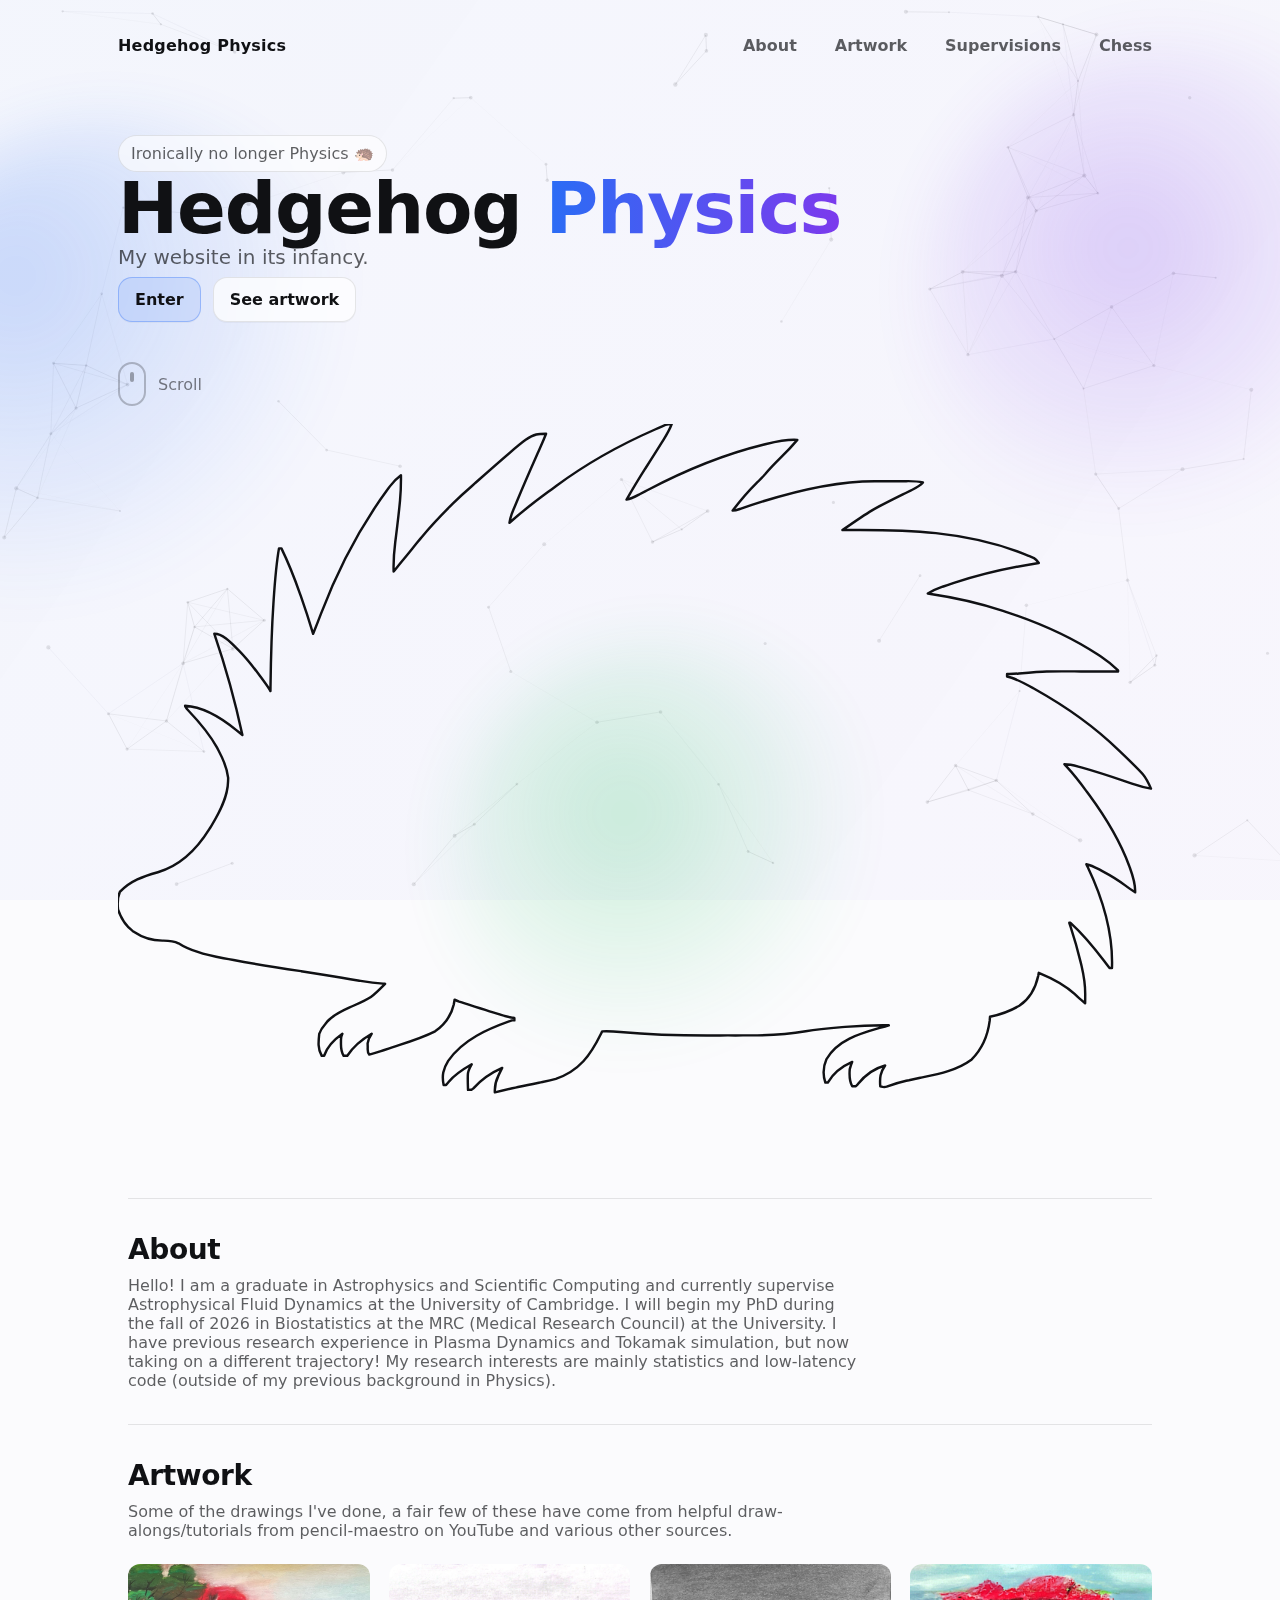
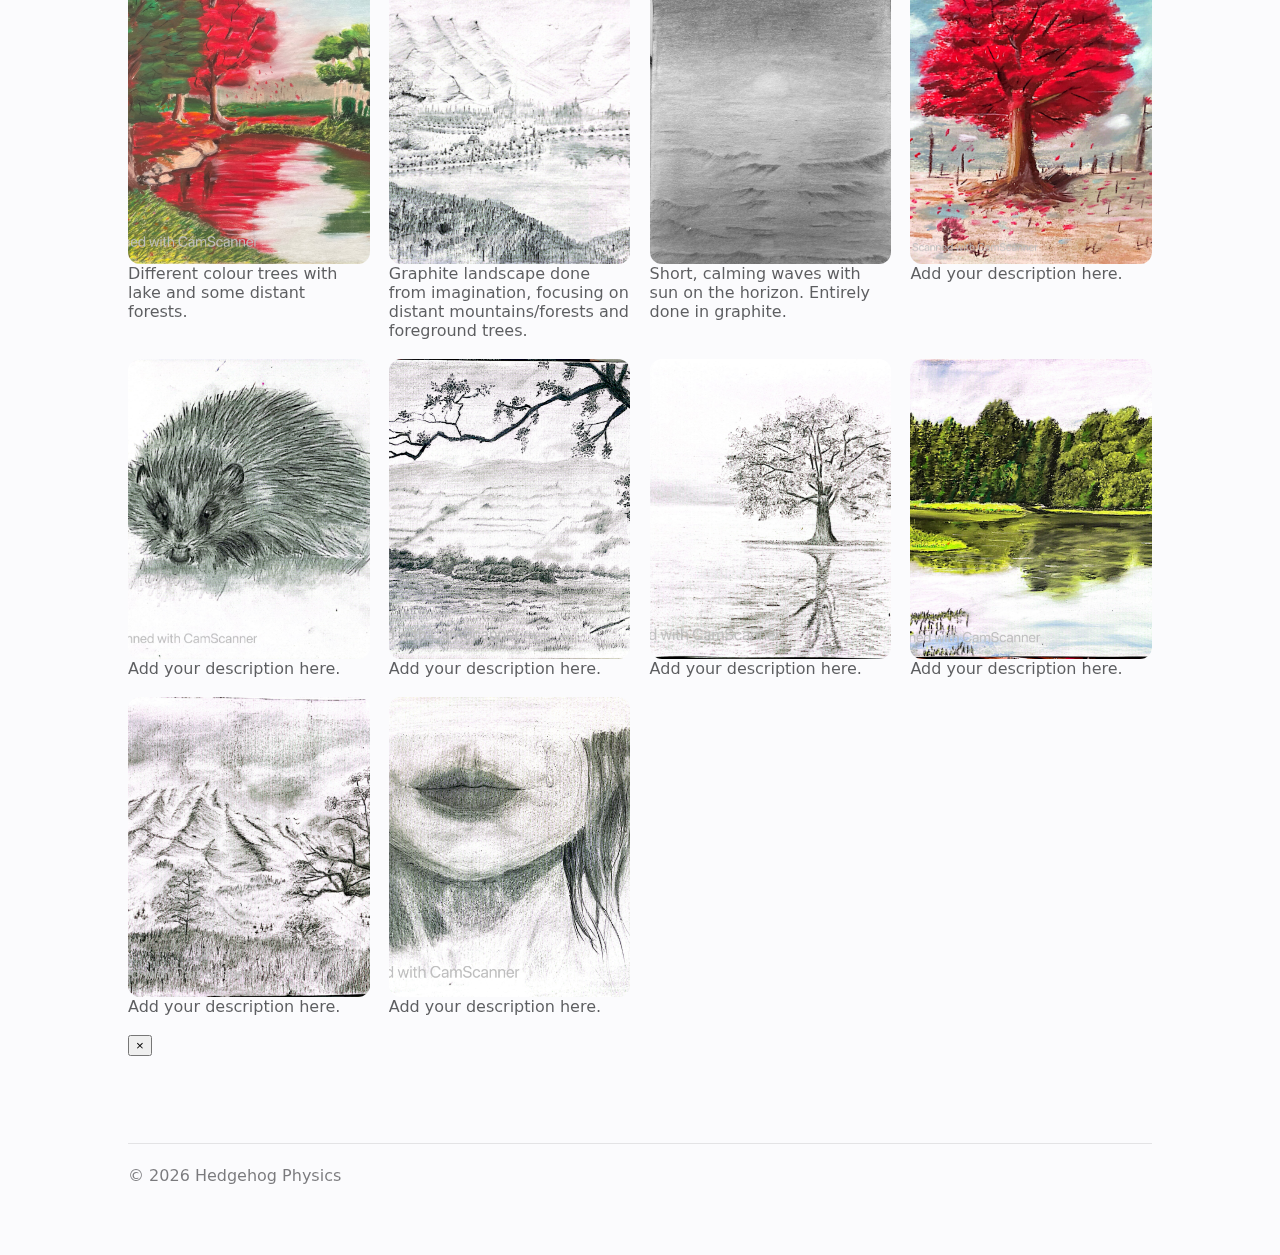
<file: index.html>
<!doctype html>
<html lang="en">
<head>
  <meta charset="utf-8" />
  <meta name="viewport" content="width=device-width, initial-scale=1" />
  <title>Hedgehog Physics</title>
  <meta name="description" content="Hedgehog Physics — simulations, art, and physics visuals." />
  <link rel="stylesheet" href="styles.css" />
</head>
<body>
  <!-- Background canvas -->
  <canvas id="bg" aria-hidden="true"></canvas>

  <!-- Splash / Hero -->
  <header class="hero" id="top">
    <nav class="nav">
      <a class="brand" href="#top">Hedgehog Physics</a>
      <div class="nav-links">
        <a href="#about">About</a>
        <a href="#art">Artwork</a>
        <a href="supervision.html">Supervisions</a>
        <a href="chess.html">Chess</a>
      </div>
    </nav>

    <div class="hero-inner">
      <!-- Left: text content -->
      <div class="hero-text">
        <div class="kicker">Ironically no longer Physics 🦔</div>
        <h1 class="title">
          Hedgehog <span class="accent">Physics</span>
        </h1>
        <p class="subtitle">
          My website in its infancy.
        </p>

        <div class="cta-row">
          <a class="btn primary" href="#about">Enter</a>
          <a class="btn" href="#art">See artwork</a>
        </div>

        <div class="scroll-hint" aria-hidden="true">
          <div class="mouse">
            <div class="wheel"></div>
          </div>
          <div class="scroll-text">Scroll</div>
        </div>
      </div>

      <!-- Right: animated wireframe SVG -->
      <div class="hero-svg" aria-hidden="true">
        <svg
          id="hedgehog-svg"
          viewBox="327 219 856 549"
          xmlns="http://www.w3.org/2000/svg"
          preserveAspectRatio="xMidYMid meet"
        >
          <!-- Main hedgehog body: fill="none" set directly here to override original fill -->
          <path
            class="draw-path"
            id="hog-body"
            fill="none"
            stroke="#101114"
            stroke-width="2"
            stroke-linecap="round"
            stroke-linejoin="round"
            d="M0 0 C-1.6507762 4.70471218 -4.13663804 8.72391215 -6.75 12.9375 C-7.22880615 13.71601318 -7.7076123 14.49452637 -8.20092773 15.29663086 C-12.66852782 22.53107664 -17.25952102 29.68606021 -21.84521484 36.84594727 C-27.11446787 45.10646973 -32.11265928 53.50909008 -37 62 C-33.06258933 61.28786977 -29.76020803 59.4329095 -26.26953125 57.5703125 C-24.90866647 56.85513286 -23.54757285 56.14038854 -22.1862793 55.42602539 C-21.47337738 55.05043488 -20.76047546 54.67484436 -20.02597046 54.28787231 C10.3487161 38.33017931 41.59531871 25.19237818 75 17 C75.83305664 16.79117188 76.66611328 16.58234375 77.52441406 16.3671875 C86.06441255 14.24478127 94.13299257 12.427935 103 13 C98.75237061 18.08537448 94.29083696 22.79995476 89.5625 27.4375 C85.10920858 31.84348461 80.7756528 36.25566936 76.734375 41.046875 C74.43100629 43.64075868 71.96773525 46.06443108 69.5 48.5 C62.37180445 55.55354215 56.07308943 63.02560902 50 71 C52.38536811 71 53.99905762 70.36974858 56.25 69.56640625 C91.27799355 57.31977693 129.28168687 46.78471289 166.64453125 46.8671875 C167.61734543 46.86623077 168.59015961 46.86527405 169.592453 46.86428833 C171.63023952 46.86361291 173.66802826 46.86542229 175.70581055 46.86962891 C178.82150064 46.87501556 181.93704852 46.86964729 185.05273438 46.86328125 C187.04166698 46.86394158 189.0305995 46.86522179 191.01953125 46.8671875 C192.4102459 46.86415115 192.4102459 46.86415115 193.82905579 46.86105347 C198.01244148 46.87624064 201.92264748 46.93145244 206 48 C203.33235628 51.17990864 199.91826795 52.68415987 196.25 54.4375 C194.80260272 55.14814765 193.35603727 55.86049118 191.91015625 56.57421875 C191.12398926 56.9614209 190.33782227 57.34862305 189.52783203 57.74755859 C163.65069841 70.5581788 163.65069841 70.5581788 140 87 C140.60767715 86.99333817 141.21535431 86.98667633 141.84144592 86.97981262 C192.2837845 86.45263279 241.71135412 87.64849044 289.1875 106.6875 C290.13955322 107.06817627 291.09160645 107.44885254 292.07250977 107.84106445 C293.38819946 108.38960083 293.38819946 108.38960083 294.73046875 108.94921875 C295.50801514 109.27237061 296.28556152 109.59552246 297.08666992 109.9284668 C299 111 299 111 301 114 C300.19594727 114.12528076 299.39189453 114.25056152 298.56347656 114.37963867 C275.69709591 117.97595603 254.05731618 122.85543502 232.0625 130.125 C231.25552673 130.39079865 230.44855347 130.65659729 229.61712646 130.93045044 C227.29550841 131.69863332 224.97732451 132.47632169 222.66015625 133.2578125 C221.61295662 133.60453758 221.61295662 133.60453758 220.54460144 133.95826721 C216.7245319 135.26179875 213.3745015 136.78185322 210 139 C210.78109131 139.1124707 211.56218262 139.22494141 212.36694336 139.34082031 C232.26964395 142.29287429 251.89652098 146.6768932 271 153 C271.99177246 153.32339355 272.98354492 153.64678711 274.00537109 153.97998047 C300.83451416 162.77810184 326.13306317 173.66916016 349.75 189.25 C350.46454346 189.72099121 351.17908691 190.19198242 351.9152832 190.67724609 C356.92524493 194.06924142 361.66711246 197.76565305 366 202 C366 202.33 366 202.66 366 203 C364.84513092 202.99333817 364.84513092 202.99333817 363.66693115 202.98654175 C356.31509678 202.9460177 348.96331858 202.91579287 341.6114006 202.89637566 C337.83414594 202.8860567 334.05698557 202.87212311 330.27978516 202.84912109 C307.48234853 202.70287393 307.48234853 202.70287393 284.77441406 204.56689453 C281.46904702 204.94617792 278.3215295 205.08294028 275 205 C275 205.66 275 206.32 275 207 C276.22589844 207.35707031 277.45179688 207.71414063 278.71484375 208.08203125 C285.05994022 210.20696408 290.74422666 213.41993222 296.5625 216.6875 C297.14659637 217.01402557 297.73069275 217.34055115 298.33248901 217.67697144 C322.78565541 231.38629883 345.85836053 247.44823161 366 267 C366.57202148 267.54624023 367.14404297 268.09248047 367.73339844 268.65527344 C388.3225633 288.34583864 388.3225633 288.34583864 393 299 C388.26876378 298.35343887 383.91264492 297.08408013 379.41796875 295.5234375 C377.92455862 295.015066 376.43106573 294.5069376 374.9375 293.99902344 C374.16148437 293.73343628 373.38546875 293.46784912 372.5859375 293.19421387 C360.63269651 289.11144716 348.66728597 285.15239657 336.5 281.75 C335.48188232 281.46302246 334.46376465 281.17604492 333.41479492 280.88037109 C329.39181755 279.78088494 326.20760528 279 322 279 C322.81791016 279.87398438 322.81791016 279.87398438 323.65234375 280.765625 C329.57251581 287.20191463 334.86490291 293.92729436 340 301 C340.80041364 302.08100145 341.60120088 303.16172638 342.40234375 304.2421875 C355.39259119 321.91604621 367.34872732 341.37598124 375 362 C375.3405542 362.91724854 375.3405542 362.91724854 375.68798828 363.85302734 C378.17466094 370.64051722 380.32944174 376.64874282 380 384 C377.19698216 382.18182627 374.45915721 380.35712227 371.8203125 378.3046875 C365.86125358 373.71936802 359.71009428 370.06043829 353.0625 366.5625 C352.23339111 366.12534668 351.40428223 365.68819336 350.55004883 365.23779297 C347.04382499 363.42755134 343.87719052 361.83506208 340 361 C340.54527344 362.11181641 340.54527344 362.11181641 341.1015625 363.24609375 C353.28617721 388.77129944 362.03377313 417.55209486 361 446 C360.34 446 359.68 446 359 446 C357.46375984 444.15773591 356.03914386 442.30815889 354.625 440.375 C346.26941711 429.25116813 337.31157151 418.38201685 327 409 C326.67 409 326.34 409 326 409 C326.54527344 410.62228516 326.54527344 410.62228516 327.1015625 412.27734375 C330.25211201 421.84419184 332.96702932 431.45314941 335.3125 441.25 C335.56660645 442.30823975 335.82071289 443.36647949 336.08251953 444.45678711 C337.94068831 452.37011024 339.13472985 459.77552708 339.0625 467.9375 C339.05798828 468.62134766 339.05347656 469.30519531 339.04882812 470.00976562 C339.0371956 471.67321604 339.01926694 473.3366205 339 475 C338.01 474.154375 337.02 473.30875 336 472.4375 C335.34902344 471.88578125 334.69804688 471.3340625 334.02734375 470.765625 C332.7611462 469.66288648 331.51893699 468.5312147 330.31640625 467.359375 C322.10868021 459.53552925 311.41743034 454.28076461 301 450 C300.85304688 450.76183594 300.70609375 451.52367187 300.5546875 452.30859375 C298.28428425 462.76027769 294.03447006 470.94337202 285 477 C277.33254277 481.54038106 269.71487694 484.23848232 261 486 C260.9175 487.0725 260.835 488.145 260.75 489.25 C259.28043365 500.78201369 254.2720743 512.7279257 246 521 C233.74397121 530.12185349 218.51260048 533.02505326 203.875 536.0625 C200.76640141 536.71170722 197.65956195 537.36835952 194.5546875 538.03515625 C193.81426208 538.19343903 193.07383667 538.3517218 192.31097412 538.51480103 C186.81315896 539.72812627 181.56013348 541.36622165 176.28955078 543.36108398 C174 544 174 544 171 543 C170.49395016 536.01370081 170.9666095 531.79799884 175 526 C165.54112381 528.48917794 158.67867378 533.6674816 152.69140625 541.2421875 C152.13324219 541.82226562 151.57507813 542.40234375 151 543 C150.01 543 149.02 543 148 543 C145.34459633 538.42680479 145.57808311 534.16036812 146 529 C147 525.375 147 525.375 148 523 C138.95317577 526.95002185 132.95931747 531.3864486 128 540 C127.34 540 126.68 540 126 540 C123.87529889 533.62589666 124.14311128 527.02174961 126.875 520.875 C137.17788557 502.74422372 159.59614023 498.6319468 178 493 C165.99078065 492.8187541 154.15420187 493.31907933 142.1875 494.3125 C141.3564978 494.37936005 140.52549561 494.44622009 139.66931152 494.5151062 C129.68697103 495.32171518 119.75006321 496.21019602 109.86819935 497.8805933 C94.66270387 500.43667006 79.71152836 501.31388712 64.3046875 501.30078125 C62.34115513 501.30469013 60.37762357 501.30902907 58.41409302 501.31376648 C54.31119039 501.32117513 50.20837382 501.32098178 46.10546875 501.31567383 C41.99109837 501.31108773 37.87702676 501.31779679 33.76269531 501.33618164 C8.29959182 501.44915363 -16.85617649 500.70545233 -42.22336769 498.45262241 C-47.17402749 498.02772039 -52.03502553 497.8649544 -57 498 C-57.28342758 498.57735397 -57.56685516 499.15470795 -57.85887146 499.7495575 C-66.66098977 517.62062952 -75.51878598 530.22618525 -95 537 C-98.61792291 537.98582998 -102.2624938 538.75894158 -105.9375 539.5 C-107.42552124 539.81191284 -107.42552124 539.81191284 -108.94360352 540.13012695 C-111.96082144 540.76133502 -114.98025498 541.38101203 -118 542 C-120.66733247 542.55585036 -123.33395724 543.11493896 -126.00024414 543.67578125 C-127.56920118 544.00519465 -129.13866463 544.33220989 -130.70874023 544.65625 C-135.50634662 545.65293011 -140.25277373 546.78509542 -145 548 C-145.33715892 542.4860469 -144.44112982 538.99561651 -142 534.0625 C-141.443125 532.91910156 -140.88625 531.77570312 -140.3125 530.59765625 C-139.879375 529.74042969 -139.44625 528.88320313 -139 528 C-148.36203556 532.1019228 -155.73843659 537.14376358 -162.58984375 544.76953125 C-164 546 -164 546 -167 546 C-167.55353075 531.21867882 -167.55353075 531.21867882 -164 525 C-171.08609004 529.07520198 -177.55770801 532.88609803 -182.75 539.3125 C-183.4925 540.199375 -184.235 541.08625 -185 542 C-185.66 542 -186.32 542 -187 542 C-188.56023523 534.19882387 -187.46501302 528.97725697 -183.26171875 522.1953125 C-170.92898507 504.5223854 -150.8070563 496.00383158 -131 489 C-130.34 489 -129.68 489 -129 489 C-129 488.34 -129 487.68 -129 487 C-129.79438477 486.89494141 -130.58876953 486.78988281 -131.40722656 486.68164062 C-135.89665811 485.82988112 -140.13827224 484.48952956 -144.484375 483.09375 C-145.82958221 482.66660706 -145.82958221 482.66660706 -147.20196533 482.23083496 C-149.08854675 481.63091958 -150.97450262 481.02903387 -152.85986328 480.42529297 C-155.75282295 479.49909622 -158.64770554 478.57912388 -161.54296875 477.66015625 C-163.3777194 477.07588257 -165.21235879 476.49125936 -167.046875 475.90625 C-167.91455505 475.63018921 -168.78223511 475.35412842 -169.6762085 475.06970215 C-170.47754211 474.8127356 -171.27887573 474.55576904 -172.10449219 474.29101562 C-172.81031433 474.06530884 -173.51613647 473.83960205 -174.24334717 473.60705566 C-176 473 -176 473 -178 472 C-178.3403125 473.9490625 -178.3403125 473.9490625 -178.6875 475.9375 C-180.89791619 485.59671595 -185.92592911 492.32938993 -194 498 C-204.39474127 503.23978209 -215.5910089 506.70200626 -226.625 510.3125 C-228.2618939 510.85428883 -229.89861369 511.39660396 -231.53515625 511.93945312 C-233.09880218 512.4562019 -234.66259868 512.97249537 -236.2265625 513.48828125 C-236.94945465 513.72678299 -237.6723468 513.96528473 -238.41714478 514.21101379 C-245.68858584 516.58875583 -245.68858584 516.58875583 -248 517 C-249.714468 515.285532 -249.21251477 513.08657934 -249.25 510.75 C-249.28867187 509.31914063 -249.28867187 509.31914063 -249.328125 507.859375 C-248.95045293 504.56823267 -247.87088637 502.69801508 -246 500 C-254.44043131 504.88415555 -260.58564645 509.87846967 -266 518 C-266.99 518 -267.98 518 -269 518 C-271.10022886 514.56326187 -271.24140313 511.86383187 -271.1875 507.875 C-271.17783203 506.29332031 -271.17783203 506.29332031 -271.16796875 504.6796875 C-271 502 -271 502 -270 500 C-277.06939132 504.92855168 -282.22886985 509.68660956 -285 518 C-285.66 518 -286.32 518 -287 518 C-290.34084058 512.5795197 -289.65894209 506.11580624 -289 500 C-287.85154648 496.78535555 -286.2421966 494.54847603 -284 492 C-283.56171875 491.42121094 -283.1234375 490.84242188 -282.671875 490.24609375 C-277.07613886 483.66374097 -268.65985217 480.58546272 -261 477 C-246.20516944 470.36700554 -246.20516944 470.36700554 -235 459 C-235.57363281 458.96261719 -236.14726563 458.92523437 -236.73828125 458.88671875 C-242.91659949 458.40857879 -249.008297 457.5944846 -255.125 456.625 C-256.20454956 456.4542395 -256.20454956 456.4542395 -257.3059082 456.2800293 C-261.70153217 455.56962064 -266.08525584 454.8051901 -270.46684265 454.01281738 C-281.58235754 452.01258397 -292.74181203 450.32744223 -303.90844727 448.64025879 C-322.39286601 445.84234114 -340.85914087 443.01926724 -359.22607422 439.52050781 C-361.9607373 439.00736737 -364.69960435 438.52801329 -367.44140625 438.0546875 C-379.99582726 435.81892033 -393.62245038 432.86828149 -404.4375 425.8046875 C-409.0367598 423.47479931 -412.62368225 423.57351007 -417.6875 423.625 C-426.37671653 423.44958054 -432.70539953 422.02464376 -440 417 C-440.68191406 416.54496094 -441.36382812 416.08992188 -442.06640625 415.62109375 C-447.79705867 411.27668986 -451.74330131 404.77009606 -454 398 C-454.49152293 392.86721135 -454.64835994 388.43179486 -452.5 383.6875 C-443.91609631 374.45980354 -433.18302121 370.83902931 -421.3125 367.5 C-402.40378707 362.05392788 -389.23132227 348.49762507 -379 332 C-378.40082764 331.03658691 -378.40082764 331.03658691 -377.78955078 330.05371094 C-370.99743976 318.95315104 -363.98282126 306.18461524 -363.75 292.875 C-363.72421875 292.00617188 -363.6984375 291.13734375 -363.671875 290.2421875 C-364.49653481 282.09376323 -367.73225017 274.83879296 -371.5625 267.6875 C-372.00158691 266.86427246 -372.44067383 266.04104492 -372.89306641 265.19287109 C-379.25425549 253.56662361 -387.64020321 244.04880646 -396.7265625 234.484375 C-399 232 -399 232 -399 231 C-383.10970414 231.93472329 -368.96967552 241.1439716 -357 251 C-355.33448636 252.33477334 -353.66808085 253.66843633 -352 255 C-358.05247186 226.80260167 -365.6969088 199.29588296 -375 172 C-367.42491267 172 -360.20845765 180.47762867 -355 185.625 C-348.74599237 191.95188165 -343.30703111 198.8739439 -338 206 C-337.59168945 206.5470459 -337.18337891 207.0940918 -336.76269531 207.65771484 C-330.3742378 216.25152439 -330.3742378 216.25152439 -329 219 C-328.98541748 217.81712402 -328.97083496 216.63424805 -328.95581055 215.41552734 C-328.65575042 192.6402707 -328.07458776 169.91774592 -326.5625 147.1875 C-326.50105804 146.24743103 -326.43961609 145.30736206 -326.37631226 144.33880615 C-325.43974764 130.19830996 -324.46030596 115.97087678 -322 102 C-321.34 102 -320.68 102 -320 102 C-314.09521235 114.13761907 -309.21454353 126.52608591 -304.75 139.25 C-304.50028442 139.95944763 -304.25056885 140.66889526 -303.99328613 141.39984131 C-300.43762702 151.53209569 -297.14446921 161.73311861 -294 172 C-291.83759926 166.66152627 -289.7280724 161.30724488 -287.6953125 155.91796875 C-273.79165126 119.32034877 -255.84371708 84.67973725 -232.5625 53.125 C-232.0782959 52.4642749 -231.5940918 51.8035498 -231.09521484 51.12280273 C-228.38211 47.51838397 -225.6944726 44.66860272 -222 42 C-221.91205545 48.9044617 -222.08545062 55.6901196 -222.75 62.5625 C-222.83362793 63.46726074 -222.91725586 64.37202148 -223.00341797 65.30419922 C-223.58933254 71.4027186 -224.28511284 77.48488368 -225.0234375 83.56640625 C-225.11347046 84.31199295 -225.20350342 85.05757965 -225.29626465 85.82575989 C-225.74621727 89.54228767 -226.20497631 93.25737547 -226.67871094 96.97094727 C-227.68074984 105.00654186 -228.2608984 112.88895878 -228 121 C-227.65332275 120.57291748 -227.30664551 120.14583496 -226.94946289 119.70581055 C-224.1148394 116.21419546 -221.27896311 112.72360676 -218.44140625 109.234375 C-216.48705693 106.83114687 -214.53602562 104.42548391 -212.58984375 102.015625 C-210.41139068 99.32818756 -208.21141698 96.66037915 -206 94 C-205.56880859 93.47712402 -205.13761719 92.95424805 -204.69335938 92.41552734 C-197.60338488 83.86045672 -190.0405381 75.85989066 -182.1875 68 C-181.30416992 67.11586426 -180.42083984 66.23172852 -179.51074219 65.32080078 C-174.49515094 60.34771454 -169.35783276 55.59932088 -164 51 C-162.86633851 49.99069218 -161.73477168 48.97902596 -160.60546875 47.96484375 C-115.68673819 8 -115.68673819 8 -103 8 C-104.57261901 12.02028612 -106.29370352 15.96594057 -108.0546875 19.90625 C-108.67066096 21.29065992 -109.28637242 22.67518644 -109.90185547 24.05981445 C-110.22393982 24.7841568 -110.54602417 25.50849915 -110.87786865 26.25479126 C-116.33992982 38.55353956 -121.70999676 50.88586092 -126.875 63.3125 C-127.38015137 64.52035156 -127.88530273 65.72820312 -128.40576172 66.97265625 C-128.86740723 68.0915625 -129.32905273 69.21046875 -129.8046875 70.36328125 C-130.20671387 71.33563721 -130.60874023 72.30799316 -131.02294922 73.30981445 C-131.95361687 75.87228994 -132.54661558 78.31600087 -133 81 C-132.22140625 80.30777344 -131.4428125 79.61554688 -130.640625 78.90234375 C-121.30030496 70.69750801 -111.51341309 63.19602806 -101.49755859 55.83740234 C-99.14346794 54.1055464 -96.79964087 52.36061657 -94.45703125 50.61328125 C-69.45350829 32.10159013 -42.13719643 17.00012261 -13.6875 4.5 C-12.67792236 4.05398437 -11.66834473 3.60796875 -10.62817383 3.1484375 C-9.20927856 2.53355469 -9.20927856 2.53355469 -7.76171875 1.90625 C-6.91569092 1.53822266 -6.06966309 1.17019531 -5.19799805 0.79101562 C-3 0 -3 0 0 0 Z"
            transform="translate(781,219)"
          />
        </svg>
      </div>
    </div>

    <!-- Soft blobs (CSS only) -->
    <div class="blob b1" aria-hidden="true"></div>
    <div class="blob b2" aria-hidden="true"></div>
    <div class="blob b3" aria-hidden="true"></div>
  </header>

  <!-- Placeholder sections for later -->
  <main class="content">
    <section id="about" class="section">
      <h2>About</h2>
      <p>
        Hello! I am a graduate in Astrophysics and Scientific Computing and currently supervise Astrophysical Fluid Dynamics at the University of Cambridge. I will begin my PhD during the fall of 2026 in Biostatistics at the MRC (Medical Research Council) at the University. I have previous
        research experience in Plasma Dynamics and Tokamak simulation, but now taking on a different trajectory! My research interests are mainly statistics and low-latency code (outside of my previous background in Physics).
      </p>
    </section>

    <section id="art" class="section">
      <h2>Artwork</h2>
      <p>
        Some of the drawings I've done, a fair few of these have come from helpful draw-alongs/tutorials from pencil-maestro on YouTube and various other sources.
      </p>
      
      <div class="art-grid">

        <div class="art-item">
          <img src="art/CamScanner 3-24-26 15.59_1(1).JPEG"
               alt="Pastel Pencil Landscape"
               data-title="Pastel Pencil lake"
               data-desc="Different colour trees with lake and some distant forests.">
          <p class="art-desc">Different colour trees with lake and some distant forests.</p>
        </div>

        
        <div class="art-item">
          <img src="art/IMG_0807.JPG"
               alt="Graphite landscape"
               data-title="Graphite landscape"
               data-desc="Graphite landscape done from imagination, focusing on distant mountains/forests and foreground trees.">
          <p class="art-desc">Graphite landscape done from imagination, focusing on distant mountains/forests and foreground trees.</p>
        </div>
      
        <div class="art-item">
          <img src="art/IMG_0818.JPG"
               alt="Portrait study"
               data-title="Waves"
               data-desc="Short, calming waves with sun on the horizon. Entirely done in graphite.">
          <p class="art-desc">Short, calming waves with sun on the horizon. Entirely done in graphite.</p>
        </div>
      
        <div class="art-item">
          <img src="art/IMG_7709.JPG"
               alt="Artwork 3"
               data-title="Red Tree"
               data-desc="Used pastel pencil with UART 800 Grit paper.">
          <p class="art-desc">Add your description here.</p>
        </div>
      
        <div class="art-item">
          <img src="art/IMG_6921.JPG"
               alt="Artwork 4"
               data-title="Hedgehog"
               data-desc="Quick mock-up of a Hedgehog drawing.">
          <p class="art-desc">Add your description here.</p>
        </div>
      
        <div class="art-item">
          <img src="art/IMG_3440.JPEG"
               alt="Artwork 5"
               data-title="Artwork 5"
               data-desc="Landscape drawing with the help of pencil-maestro on YouTube.">
          <p class="art-desc">Add your description here.</p>
        </div>
      
        <div class="art-item">
          <img src="art/IMG_9747.JPG"
               alt="Artwork 6"
               data-title="Tree by water"
               data-desc="From an Adobe Stock photo, done entirely in graphite and used toilet paper to blend background gradient.">
          <p class="art-desc">Add your description here.</p>
        </div>

        <div class="art-item">
          <img src="art/IMG_3981.JPG"
               alt="Artwork 6"
               data-title="Riverscape"
               data-desc="From another pencil maestro video, this was done also using UART 800 grit paper and pastel pencil.">
          <p class="art-desc">Add your description here.</p>
        </div>

        <div class="art-item">
          <img src="art/IMG_9699.JPG"
               alt="Artwork 6"
               data-title="Mountain landscape"
               data-desc="I drew this from my imagination, it's quite messy, breaks a lot of rules (no thirds, lack of contrast between foreground and background) and some parts such as the grass aren't properly done - but still somehow this is one of my favourites.">
          <p class="art-desc">Add your description here.</p>
        </div>

        <div class="art-item">
          <img src="art/IMG_4551.JPG"
               alt="Artwork 6"
               data-title="Dramatic lower third"
               data-desc="This began from a lip study but then I decided that I don't like studying so I went on and turned it into a piece (obviously without a reference because I didn't want to find one).">
          <p class="art-desc">Add your description here.</p>
        </div>
    
    </div>

      <div id="artSpotlight" class="art-spotlight" aria-hidden="true">
      <div class="art-spotlight-backdrop"></div>
    
      <div class="art-spotlight-stage" role="dialog" aria-label="Artwork spotlight">
        <img id="artSpotlightImg" class="art-spotlight-img" alt="">
        <div class="art-spotlight-panel">
          <button id="artSpotlightClose" class="art-spotlight-close" aria-label="Close">×</button>
          <h3 id="artSpotlightTitle"></h3>
          <p id="artSpotlightDesc"></p>
        </div>
      </div>
    </div>
    </section>

    <footer class="footer">
      <span>© <span id="year"></span> Hedgehog Physics</span>
    </footer>
  </main>

  <script src="main.js"></script>
  <script>
    // --- Wireframe draw-on animation ---
    (function () {
      const path = document.getElementById('hog-body');
      if (!path) return;

      // Get total path length
      const len = path.getTotalLength();

      // Set up dash so path is invisible initially
      path.style.strokeDasharray = len;
      path.style.strokeDashoffset = len;

      // Trigger the draw after a short delay (let page settle)
      requestAnimationFrame(() => {
        requestAnimationFrame(() => {
          path.style.transition = 'stroke-dashoffset 3.2s cubic-bezier(0.4, 0, 0.2, 1) 0.4s';
          path.style.strokeDashoffset = '0';
        });
      });
    })();
  </script>
</body>
</html>
</file>
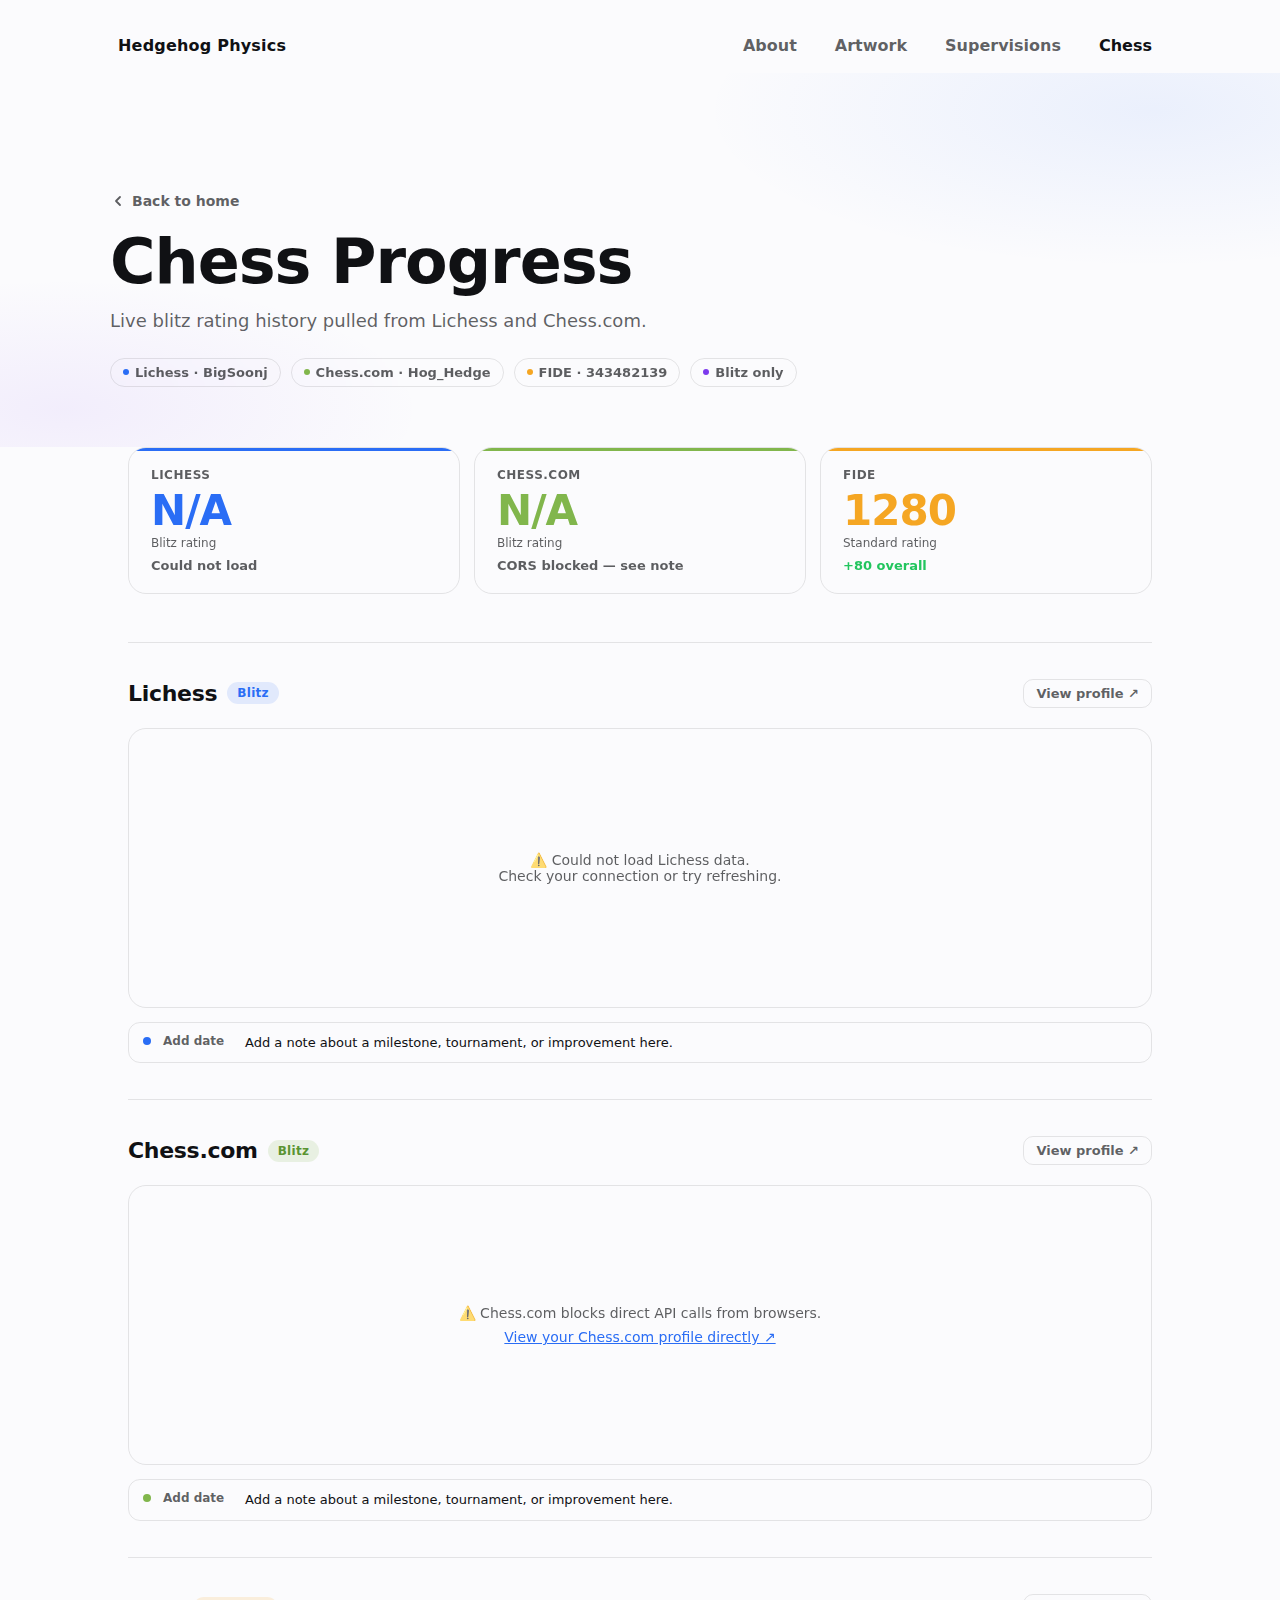
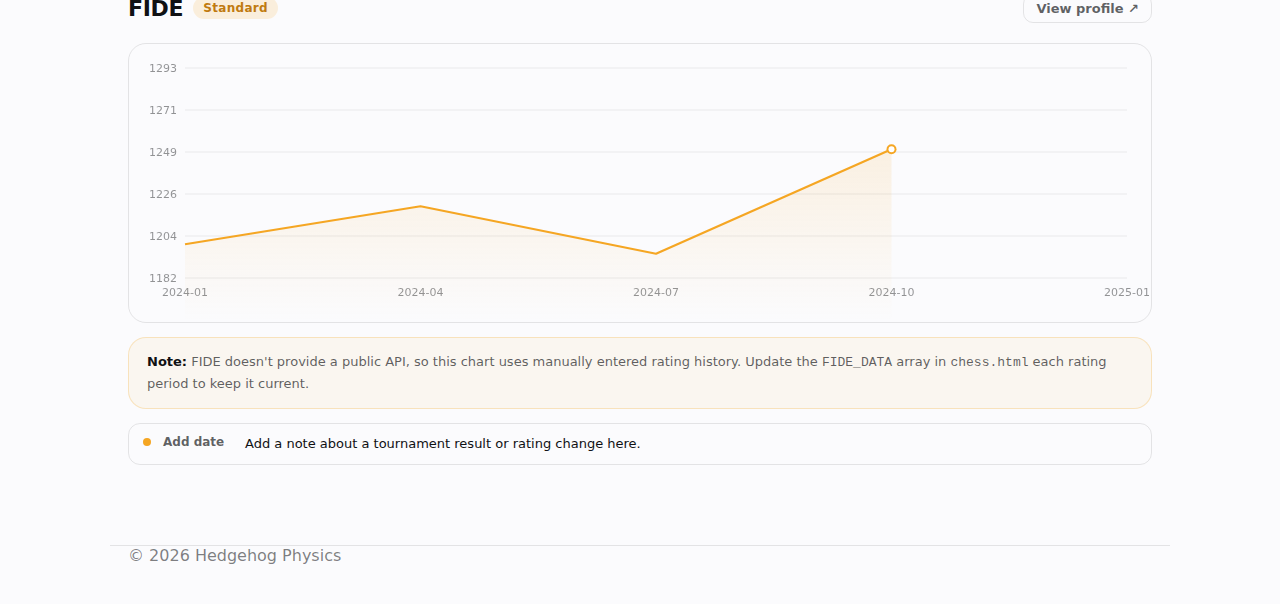
<file: Chess.html>
<!doctype html>
<html lang="en">
<head>
  <meta charset="utf-8" />
  <meta name="viewport" content="width=device-width, initial-scale=1" />
  <title>Chess Progress — Hedgehog Physics</title>
  <meta name="description" content="Blitz rating progress across Lichess, Chess.com and FIDE." />
  <link rel="stylesheet" href="styles.css" />
  <style>
    /* ── Chess page specific styles ── */

    .chess-hero {
      position: relative;
      padding: 120px 18px 60px;
      overflow: hidden;
    }

    .chess-hero::before {
      content: '';
      position: absolute;
      inset: 0;
      background:
        radial-gradient(ellipse 50% 60% at 90% 10%, rgba(42,109,245,0.08) 0%, transparent 70%),
        radial-gradient(ellipse 40% 50% at 5% 90%, rgba(124,58,237,0.07) 0%, transparent 70%);
      pointer-events: none;
    }

    .chess-hero-inner {
      max-width: 1060px;
      margin: 0 auto;
      position: relative;
    }

    .chess-hero h1 {
      margin: 16px 0 12px;
      font-size: clamp(36px, 5vw, 62px);
      letter-spacing: -1px;
      line-height: 1.05;
    }

    .chess-hero p {
      margin: 0;
      max-width: 58ch;
      font-size: clamp(15px, 1.8vw, 18px);
      color: var(--muted);
      line-height: 1.65;
    }

    .chess-meta {
      display: flex;
      flex-wrap: wrap;
      gap: 10px;
      margin-top: 22px;
    }

    .chess-meta .meta-tag {
      display: inline-flex;
      align-items: center;
      gap: 6px;
      padding: 6px 12px;
      border-radius: 999px;
      border: 1px solid var(--line);
      background: var(--card-bg);
      backdrop-filter: blur(8px);
      font-size: 13px;
      color: var(--muted);
      font-weight: 600;
    }

    .chess-meta .dot {
      width: 6px; height: 6px;
      border-radius: 50%;
      flex-shrink: 0;
    }

    /* ── Main content ── */
    .chess-content {
      max-width: 1060px;
      margin: 0 auto;
      padding: 0 18px 80px;
    }

    /* ── Rating summary cards ── */
    .rating-cards {
      display: grid;
      grid-template-columns: repeat(auto-fit, minmax(200px, 1fr));
      gap: 14px;
      margin-bottom: 48px;
    }

    .rating-card {
      padding: 20px 22px;
      border-radius: var(--radius);
      border: 1px solid var(--line);
      background: var(--card-bg);
      backdrop-filter: blur(8px);
      position: relative;
      overflow: hidden;
    }

    .rating-card::before {
      content: '';
      position: absolute;
      top: 0; left: 0; right: 0;
      height: 3px;
      border-radius: 3px 3px 0 0;
    }

    .rating-card.lichess::before { background: #2a6df5; }
    .rating-card.chesscom::before { background: #81b64c; }
    .rating-card.fide::before { background: #f5a623; }

    .rating-card-platform {
      font-size: 12px;
      font-weight: 700;
      letter-spacing: .5px;
      text-transform: uppercase;
      color: var(--muted);
      margin-bottom: 8px;
    }

    .rating-card-value {
      font-size: 42px;
      font-weight: 800;
      letter-spacing: -1px;
      line-height: 1;
      margin-bottom: 4px;
    }

    .rating-card.lichess .rating-card-value { color: #2a6df5; }
    .rating-card.chesscom .rating-card-value { color: #81b64c; }
    .rating-card.fide .rating-card-value { color: #f5a623; }

    .rating-card-label {
      font-size: 12px;
      color: var(--muted);
    }

    .rating-card-change {
      font-size: 13px;
      font-weight: 700;
      margin-top: 8px;
    }

    .rating-card-change.up { color: #22c55e; }
    .rating-card-change.down { color: #ef4444; }
    .rating-card-change.neutral { color: var(--muted); }

    /* ── Chart sections ── */
    .chart-section {
      border-top: 1px solid var(--line);
      padding-top: 36px;
      margin-top: 36px;
    }

    .chart-header {
      display: flex;
      align-items: center;
      justify-content: space-between;
      margin-bottom: 20px;
      flex-wrap: wrap;
      gap: 12px;
    }

    .chart-title {
      display: flex;
      align-items: center;
      gap: 10px;
    }

    .chart-title h2 {
      margin: 0;
      font-size: 22px;
      letter-spacing: -.3px;
    }

    .platform-badge {
      padding: 4px 10px;
      border-radius: 999px;
      font-size: 12px;
      font-weight: 700;
      letter-spacing: .3px;
    }

    .badge-lichess { background: rgba(42,109,245,0.12); color: #2a6df5; }
    .badge-chesscom { background: rgba(129,182,76,0.15); color: #5a9432; }
    .badge-fide { background: rgba(245,166,35,0.15); color: #c07a10; }

    @media (prefers-color-scheme: dark) {
      .badge-chesscom { color: #81b64c; }
      .badge-fide { color: #f5a623; }
    }

    .chart-link {
      font-size: 13px;
      font-weight: 600;
      color: var(--muted);
      text-decoration: none;
      padding: 6px 12px;
      border-radius: 10px;
      border: 1px solid var(--line);
      background: var(--card-bg);
      transition: color .15s, border-color .15s;
    }
    .chart-link:hover { color: var(--ink); border-color: rgba(42,109,245,.3); }

    /* ── Canvas chart wrapper ── */
    .chart-wrap {
      position: relative;
      width: 100%;
      height: 280px;
      border-radius: var(--radius);
      border: 1px solid var(--line);
      background: var(--card-bg);
      backdrop-filter: blur(8px);
      overflow: hidden;
    }

    .chart-wrap canvas {
      position: absolute;
      inset: 0;
      width: 100% !important;
      height: 100% !important;
    }

    /* ── Loading / error states ── */
    .chart-loading {
      position: absolute;
      inset: 0;
      display: flex;
      flex-direction: column;
      align-items: center;
      justify-content: center;
      gap: 10px;
      color: var(--muted);
      font-size: 14px;
    }

    .spinner {
      width: 28px; height: 28px;
      border: 2px solid var(--line);
      border-top-color: var(--accent);
      border-radius: 50%;
      animation: spin .8s linear infinite;
    }

    @keyframes spin { to { transform: rotate(360deg); } }

    .chart-error {
      position: absolute;
      inset: 0;
      display: none;
      flex-direction: column;
      align-items: center;
      justify-content: center;
      gap: 8px;
      color: var(--muted);
      font-size: 14px;
      text-align: center;
      padding: 20px;
    }

    /* ── Annotations ── */
    .annotations {
      margin-top: 14px;
      display: flex;
      flex-direction: column;
      gap: 8px;
    }

    .annotation {
      display: flex;
      gap: 12px;
      align-items: flex-start;
      padding: 10px 14px;
      border-radius: 12px;
      border: 1px solid var(--line);
      background: var(--card-bg);
      font-size: 13px;
    }

    .annotation-date {
      font-weight: 700;
      color: var(--muted);
      white-space: nowrap;
      min-width: 70px;
      font-size: 12px;
      padding-top: 1px;
    }

    .annotation-text {
      color: var(--ink);
      line-height: 1.5;
    }

    .annotation-dot {
      width: 8px; height: 8px;
      border-radius: 50%;
      flex-shrink: 0;
      margin-top: 4px;
    }

    /* ── FIDE manual entry notice ── */
    .fide-notice {
      margin-top: 14px;
      padding: 14px 18px;
      border-radius: var(--radius);
      border: 1px solid rgba(245,166,35,0.25);
      background: rgba(245,166,35,0.06);
      font-size: 13px;
      color: var(--muted);
      line-height: 1.6;
    }

    .fide-notice strong { color: var(--ink); }

    /* back link */
    .back-link {
      display: inline-flex;
      align-items: center;
      gap: 6px;
      text-decoration: none;
      color: var(--muted);
      font-size: 14px;
      font-weight: 600;
      transition: color .15s;
    }
    .back-link:hover { color: var(--ink); }
    .back-link svg { transition: transform .15s; }
    .back-link:hover svg { transform: translateX(-3px); }

    @media (prefers-color-scheme: dark) {
      .chess-hero::before {
        background:
          radial-gradient(ellipse 50% 60% at 90% 10%, rgba(42,109,245,0.13) 0%, transparent 70%),
          radial-gradient(ellipse 40% 50% at 5% 90%, rgba(124,58,237,0.10) 0%, transparent 70%);
      }
    }
  </style>
</head>
<body>

  <!-- Nav -->
  <header class="hero" style="min-height:unset; padding-bottom:0;">
    <nav class="nav">
      <a class="brand" href="index.html">Hedgehog Physics</a>
      <div class="nav-links">
        <a href="index.html#about">About</a>
        <a href="index.html#art">Artwork</a>
        <a href="supervision.html">Supervisions</a>
        <a href="chess.html" style="color:var(--ink);">Chess</a>
      </div>
    </nav>
  </header>

  <!-- Hero -->
  <section class="chess-hero">
    <div class="chess-hero-inner">
      <a class="back-link" href="index.html">
        <svg width="16" height="16" viewBox="0 0 16 16" fill="none">
          <path d="M10 12L6 8L10 4" stroke="currentColor" stroke-width="1.8" stroke-linecap="round" stroke-linejoin="round"/>
        </svg>
        Back to home
      </a>
      <h1>Chess Progress</h1>
      <p>Live blitz rating history pulled from Lichess and Chess.com.</p>
      <div class="chess-meta">
        <span class="meta-tag"><span class="dot" style="background:#2a6df5"></span>Lichess · BigSoonj</span>
        <span class="meta-tag"><span class="dot" style="background:#81b64c"></span>Chess.com · Hog_Hedge</span>
        <span class="meta-tag"><span class="dot" style="background:#f5a623"></span>FIDE · 343482139</span>
        <span class="meta-tag"><span class="dot" style="background:var(--accent2)"></span>Blitz only</span>
      </div>
    </div>
  </section>

  <!-- Content -->
  <main class="chess-content">

    <!-- Summary cards -->
    <div class="rating-cards">
      <div class="rating-card lichess">
        <div class="rating-card-platform">Lichess</div>
        <div class="rating-card-value" id="lichess-current">—</div>
        <div class="rating-card-label">Blitz rating</div>
        <div class="rating-card-change neutral" id="lichess-change">Loading…</div>
      </div>
      <div class="rating-card chesscom">
        <div class="rating-card-platform">Chess.com</div>
        <div class="rating-card-value" id="chesscom-current">—</div>
        <div class="rating-card-label">Blitz rating</div>
        <div class="rating-card-change neutral" id="chesscom-change">Loading…</div>
      </div>
      <div class="rating-card fide">
        <div class="rating-card-platform">FIDE</div>
        <div class="rating-card-value" id="fide-current">—</div>
        <div class="rating-card-label">Standard rating</div>
        <div class="rating-card-change neutral" id="fide-change">Updated each period</div>
      </div>
    </div>

    <!-- ── Lichess chart ── -->
    <div class="chart-section">
      <div class="chart-header">
        <div class="chart-title">
          <h2>Lichess</h2>
          <span class="platform-badge badge-lichess">Blitz</span>
        </div>
        <a class="chart-link" href="https://lichess.org/@/BigSoonj" target="_blank" rel="noopener">View profile ↗</a>
      </div>
      <div class="chart-wrap" id="lichess-wrap">
        <div class="chart-loading" id="lichess-loading">
          <div class="spinner"></div>
          <span>Fetching from Lichess…</span>
        </div>
        <div class="chart-error" id="lichess-error">
          ⚠️ Could not load Lichess data.<br>Check your connection or try refreshing.
        </div>
        <canvas id="lichess-canvas"></canvas>
      </div>
      <div class="annotations" id="lichess-annotations">
        <!-- Add your own annotations below — duplicate the .annotation block -->
        <div class="annotation">
          <span class="annotation-dot" style="background:#2a6df5"></span>
          <span class="annotation-date">Add date</span>
          <span class="annotation-text">Add a note about a milestone, tournament, or improvement here.</span>
        </div>
      </div>
    </div>

    <!-- ── Chess.com chart ── -->
    <div class="chart-section">
      <div class="chart-header">
        <div class="chart-title">
          <h2>Chess.com</h2>
          <span class="platform-badge badge-chesscom">Blitz</span>
        </div>
        <a class="chart-link" href="https://www.chess.com/member/Hog_Hedge" target="_blank" rel="noopener">View profile ↗</a>
      </div>
      <div class="chart-wrap" id="chesscom-wrap">
        <div class="chart-loading" id="chesscom-loading">
          <div class="spinner"></div>
          <span>Fetching from Chess.com…</span>
        </div>
        <div class="chart-error" id="chesscom-error">
          ⚠️ Could not load Chess.com data.<br>Chess.com's API may require a CORS proxy — see note below.
        </div>
        <canvas id="chesscom-canvas"></canvas>
      </div>
      <div class="annotations" id="chesscom-annotations">
        <div class="annotation">
          <span class="annotation-dot" style="background:#81b64c"></span>
          <span class="annotation-date">Add date</span>
          <span class="annotation-text">Add a note about a milestone, tournament, or improvement here.</span>
        </div>
      </div>
    </div>

    <!-- ── FIDE chart ── -->
    <div class="chart-section">
      <div class="chart-header">
        <div class="chart-title">
          <h2>FIDE</h2>
          <span class="platform-badge badge-fide">Standard</span>
        </div>
        <a class="chart-link" href="https://ratings.fide.com/profile/343482139" target="_blank" rel="noopener">View profile ↗</a>
      </div>
      <div class="chart-wrap" id="fide-wrap">
        <canvas id="fide-canvas"></canvas>
      </div>
      <div class="fide-notice">
        <strong>Note:</strong> FIDE doesn't provide a public API, so this chart uses manually entered rating history.
        Update the <code>FIDE_DATA</code> array in <code>chess.html</code> each rating period to keep it current.
      </div>
      <div class="annotations" id="fide-annotations">
        <div class="annotation">
          <span class="annotation-dot" style="background:#f5a623"></span>
          <span class="annotation-date">Add date</span>
          <span class="annotation-text">Add a note about a tournament result or rating change here.</span>
        </div>
      </div>
    </div>

  </main>

  <footer class="footer" style="max-width:1060px;margin:0 auto;padding:0 18px 40px;">
    <span>© <span id="year"></span> Hedgehog Physics</span>
  </footer>

<script>
document.getElementById('year').textContent = new Date().getFullYear();

// ═══════════════════════════════════════════════════════
//  FIDE DATA — update this manually each rating period
//  Format: { date: 'YYYY-MM', rating: NUMBER }
// ═══════════════════════════════════════════════════════
const FIDE_DATA = [
  { date: '2024-01', rating: 1200 },
  { date: '2024-04', rating: 1220 },
  { date: '2024-07', rating: 1195 },
  { date: '2024-10', rating: 1250 },
  { date: '2025-01', rating: 1280 },
];
// ═══════════════════════════════════════════════════════

// ── Detect dark mode ──
const isDark = window.matchMedia('(prefers-color-scheme: dark)').matches;
const COLORS = {
  lichess:  '#2a6df5',
  chesscom: '#81b64c',
  fide:     '#f5a623',
  grid:     isDark ? 'rgba(238,238,240,0.07)' : 'rgba(16,17,20,0.07)',
  label:    isDark ? 'rgba(238,238,240,0.45)' : 'rgba(16,17,20,0.45)',
  text:     isDark ? '#eeeef0' : '#101114',
};

// ── Generic animated line chart ──
function drawChart(canvasId, labels, values, color, animated = true) {
  const canvas = document.getElementById(canvasId);
  if (!canvas) return;
  const ctx = canvas.getContext('2d');
  const dpr = Math.min(window.devicePixelRatio || 1, 2);

  function render() {
    const W = canvas.parentElement.clientWidth;
    const H = canvas.parentElement.clientHeight;
    canvas.width  = W * dpr;
    canvas.height = H * dpr;
    canvas.style.width  = W + 'px';
    canvas.style.height = H + 'px';
    ctx.setTransform(dpr, 0, 0, dpr, 0, 0);

    const PAD = { top: 24, right: 24, bottom: 44, left: 56 };
    const cW = W - PAD.left - PAD.right;
    const cH = H - PAD.top  - PAD.bottom;

    const minV = Math.min(...values);
    const maxV = Math.max(...values);
    const range = maxV - minV || 1;
    const pad = range * 0.15;
    const lo = minV - pad;
    const hi = maxV + pad;

    const xOf = i => PAD.left + (i / (values.length - 1)) * cW;
    const yOf = v => PAD.top  + (1 - (v - lo) / (hi - lo)) * cH;

    // Grid lines
    const steps = 5;
    ctx.strokeStyle = COLORS.grid;
    ctx.lineWidth = 1;
    for (let s = 0; s <= steps; s++) {
      const v = lo + (hi - lo) * (s / steps);
      const y = yOf(v);
      ctx.beginPath();
      ctx.moveTo(PAD.left, y);
      ctx.lineTo(PAD.left + cW, y);
      ctx.stroke();

      ctx.fillStyle = COLORS.label;
      ctx.font = '11px ui-sans-serif, system-ui, sans-serif';
      ctx.textAlign = 'right';
      ctx.fillText(Math.round(v), PAD.left - 8, y + 4);
    }

    // X axis labels (show ~6 evenly spaced)
    const step = Math.max(1, Math.floor(labels.length / 6));
    ctx.fillStyle = COLORS.label;
    ctx.font = '11px ui-sans-serif, system-ui, sans-serif';
    ctx.textAlign = 'center';
    for (let i = 0; i < labels.length; i += step) {
      ctx.fillText(labels[i], xOf(i), H - PAD.bottom + 18);
    }

    return { xOf, yOf, cW, cH, PAD };
  }

  // Animate draw
  let progress = animated ? 0 : 1;
  const duration = 1400;
  const start = performance.now();

  function frame(now) {
    const elapsed = now - start;
    progress = Math.min(elapsed / duration, 1);
    // ease out cubic
    const t = 1 - Math.pow(1 - progress, 3);

    const { xOf, yOf } = render();
    const drawCount = Math.max(2, Math.round(t * values.length));

    // Filled area
    const grad = ctx.createLinearGradient(0, 0, 0, canvas.height / Math.min(window.devicePixelRatio||1,2));
    grad.addColorStop(0, color + '33');
    grad.addColorStop(1, color + '00');
    ctx.beginPath();
    ctx.moveTo(xOf(0), yOf(values[0]));
    for (let i = 1; i < drawCount; i++) ctx.lineTo(xOf(i), yOf(values[i]));
    ctx.lineTo(xOf(drawCount - 1), yOf(0));
    ctx.lineTo(xOf(0), yOf(0));
    ctx.closePath();
    ctx.fillStyle = grad;
    ctx.fill();

    // Line
    ctx.beginPath();
    ctx.moveTo(xOf(0), yOf(values[0]));
    for (let i = 1; i < drawCount; i++) ctx.lineTo(xOf(i), yOf(values[i]));
    ctx.strokeStyle = color;
    ctx.lineWidth = 2.2;
    ctx.lineJoin = 'round';
    ctx.stroke();

    // Dot at current end
    const lx = xOf(drawCount - 1);
    const ly = yOf(values[drawCount - 1]);
    ctx.beginPath();
    ctx.arc(lx, ly, 5, 0, Math.PI * 2);
    ctx.fillStyle = color;
    ctx.fill();
    ctx.beginPath();
    ctx.arc(lx, ly, 3, 0, Math.PI * 2);
    ctx.fillStyle = isDark ? '#0e0f11' : '#fff';
    ctx.fill();

    if (progress < 1) requestAnimationFrame(frame);
  }

  requestAnimationFrame(frame);

  // Redraw on resize
  window.addEventListener('resize', () => render());
}

// ── Update summary card ──
function updateCard(id, current, history) {
  document.getElementById(id + '-current').textContent = current;
  const changeEl = document.getElementById(id + '-change');
  if (history && history.length >= 2) {
    const diff = current - history[0];
    const sign = diff > 0 ? '+' : '';
    changeEl.textContent = `${sign}${diff} since first recorded`;
    changeEl.className = 'rating-card-change ' + (diff > 0 ? 'up' : diff < 0 ? 'down' : 'neutral');
  }
}

function showError(id) {
  document.getElementById(id + '-loading').style.display = 'none';
  document.getElementById(id + '-error').style.display = 'flex';
}

function hideLoading(id) {
  document.getElementById(id + '-loading').style.display = 'none';
}

// ══════════════════════════════════
//  LICHESS — rating history API
// ══════════════════════════════════
async function loadLichess() {
  try {
    const res = await fetch('https://lichess.org/api/user/BigSoonj/rating-history', {
      headers: { 'Accept': 'application/json' }
    });
    if (!res.ok) throw new Error('HTTP ' + res.status);
    const data = await res.json();

    // Find Blitz
    const blitz = data.find(d => d.name === 'Blitz');
    if (!blitz || !blitz.points.length) throw new Error('No blitz data');

    // points format: [year, month (0-indexed), day, rating]
    const points = blitz.points.slice(-120); // last ~120 entries
    const labels = points.map(p => {
      const d = new Date(p[0], p[1], p[2]);
      return d.toLocaleDateString('en-GB', { month: 'short', year: '2-digit' });
    });
    const values = points.map(p => p[3]);

    hideLoading('lichess');
    updateCard('lichess', values[values.length - 1], values);
    drawChart('lichess-canvas', labels, values, COLORS.lichess);
  } catch (e) {
    console.error('Lichess error:', e);
    showError('lichess');
    document.getElementById('lichess-current').textContent = 'N/A';
    document.getElementById('lichess-change').textContent = 'Could not load';
  }
}

// ══════════════════════════════════
//  CHESS.COM — stats API
//  Note: Chess.com blocks direct browser CORS requests.
//  The page tries anyway and shows a helpful message if blocked.
// ══════════════════════════════════
async function loadChessCom() {
  try {
    // Get list of monthly archives
    const archivesRes = await fetch('https://api.chess.com/pub/player/hog_hedge/games/archives');
    if (!archivesRes.ok) throw new Error('Archives HTTP ' + archivesRes.status);
    const archivesData = await archivesRes.json();

    // Get last 6 months of archives for rating snapshots
    const archives = archivesData.archives.slice(-6);
    const ratingByMonth = [];

    for (const url of archives) {
      const parts = url.split('/');
      const year  = parts[parts.length - 2];
      const month = parts[parts.length - 1];
      try {
        const gamesRes = await fetch(url);
        if (!gamesRes.ok) continue;
        const gamesData = await gamesRes.json();
        const blitzGames = (gamesData.games || []).filter(g => g.time_class === 'blitz');
        if (!blitzGames.length) continue;
        // Use the last blitz game's rating for this month
        const last = blitzGames[blitzGames.length - 1];
        const rating = last.white?.username?.toLowerCase() === 'hog_hedge'
          ? last.white.rating
          : last.black.rating;
        ratingByMonth.push({
          label: new Date(year, month - 1).toLocaleDateString('en-GB', { month: 'short', year: '2-digit' }),
          rating
        });
      } catch { continue; }
    }

    // Also fetch current stats
    const statsRes = await fetch('https://api.chess.com/pub/player/hog_hedge/stats');
    if (!statsRes.ok) throw new Error('Stats HTTP ' + statsRes.status);
    const stats = await statsRes.json();
    const currentRating = stats?.chess_blitz?.last?.rating;

    if (!ratingByMonth.length && !currentRating) throw new Error('No data');

    const labels = ratingByMonth.map(r => r.label);
    const values = ratingByMonth.map(r => r.rating);

    if (currentRating && (values.length === 0 || values[values.length - 1] !== currentRating)) {
      labels.push('Now');
      values.push(currentRating);
    }

    hideLoading('chesscom');
    if (values.length >= 2) {
      updateCard('chesscom', values[values.length - 1], values);
      drawChart('chesscom-canvas', labels, values, COLORS.chesscom);
    } else if (currentRating) {
      document.getElementById('chesscom-current').textContent = currentRating;
      document.getElementById('chesscom-change').textContent = 'Not enough history for graph';
      document.getElementById('chesscom-change').className = 'rating-card-change neutral';
      hideLoading('chesscom');
    }

  } catch (e) {
    console.error('Chess.com error:', e);
    showError('chesscom');
    document.getElementById('chesscom-current').textContent = 'N/A';
    document.getElementById('chesscom-change').textContent = 'CORS blocked — see note';
    document.getElementById('chesscom-error').innerHTML =
      `⚠️ Chess.com blocks direct API calls from browsers.<br>
       <a href="https://www.chess.com/member/Hog_Hedge" target="_blank" style="color:var(--accent)">View your Chess.com profile directly ↗</a>`;
  }
}

// ══════════════════════════════════
//  FIDE — manual data
// ══════════════════════════════════
function loadFide() {
  if (!FIDE_DATA.length) return;
  const labels = FIDE_DATA.map(d => d.date);
  const values = FIDE_DATA.map(d => d.rating);
  const current = values[values.length - 1];

  document.getElementById('fide-current').textContent = current;
  const diff = current - values[0];
  const changeEl = document.getElementById('fide-change');
  changeEl.textContent = (diff >= 0 ? '+' : '') + diff + ' overall';
  changeEl.className = 'rating-card-change ' + (diff > 0 ? 'up' : diff < 0 ? 'down' : 'neutral');

  drawChart('fide-canvas', labels, values, COLORS.fide);
}

// ── Kick everything off ──
loadLichess();
loadChessCom();
loadFide();
</script>
</body>
</html>
</file>
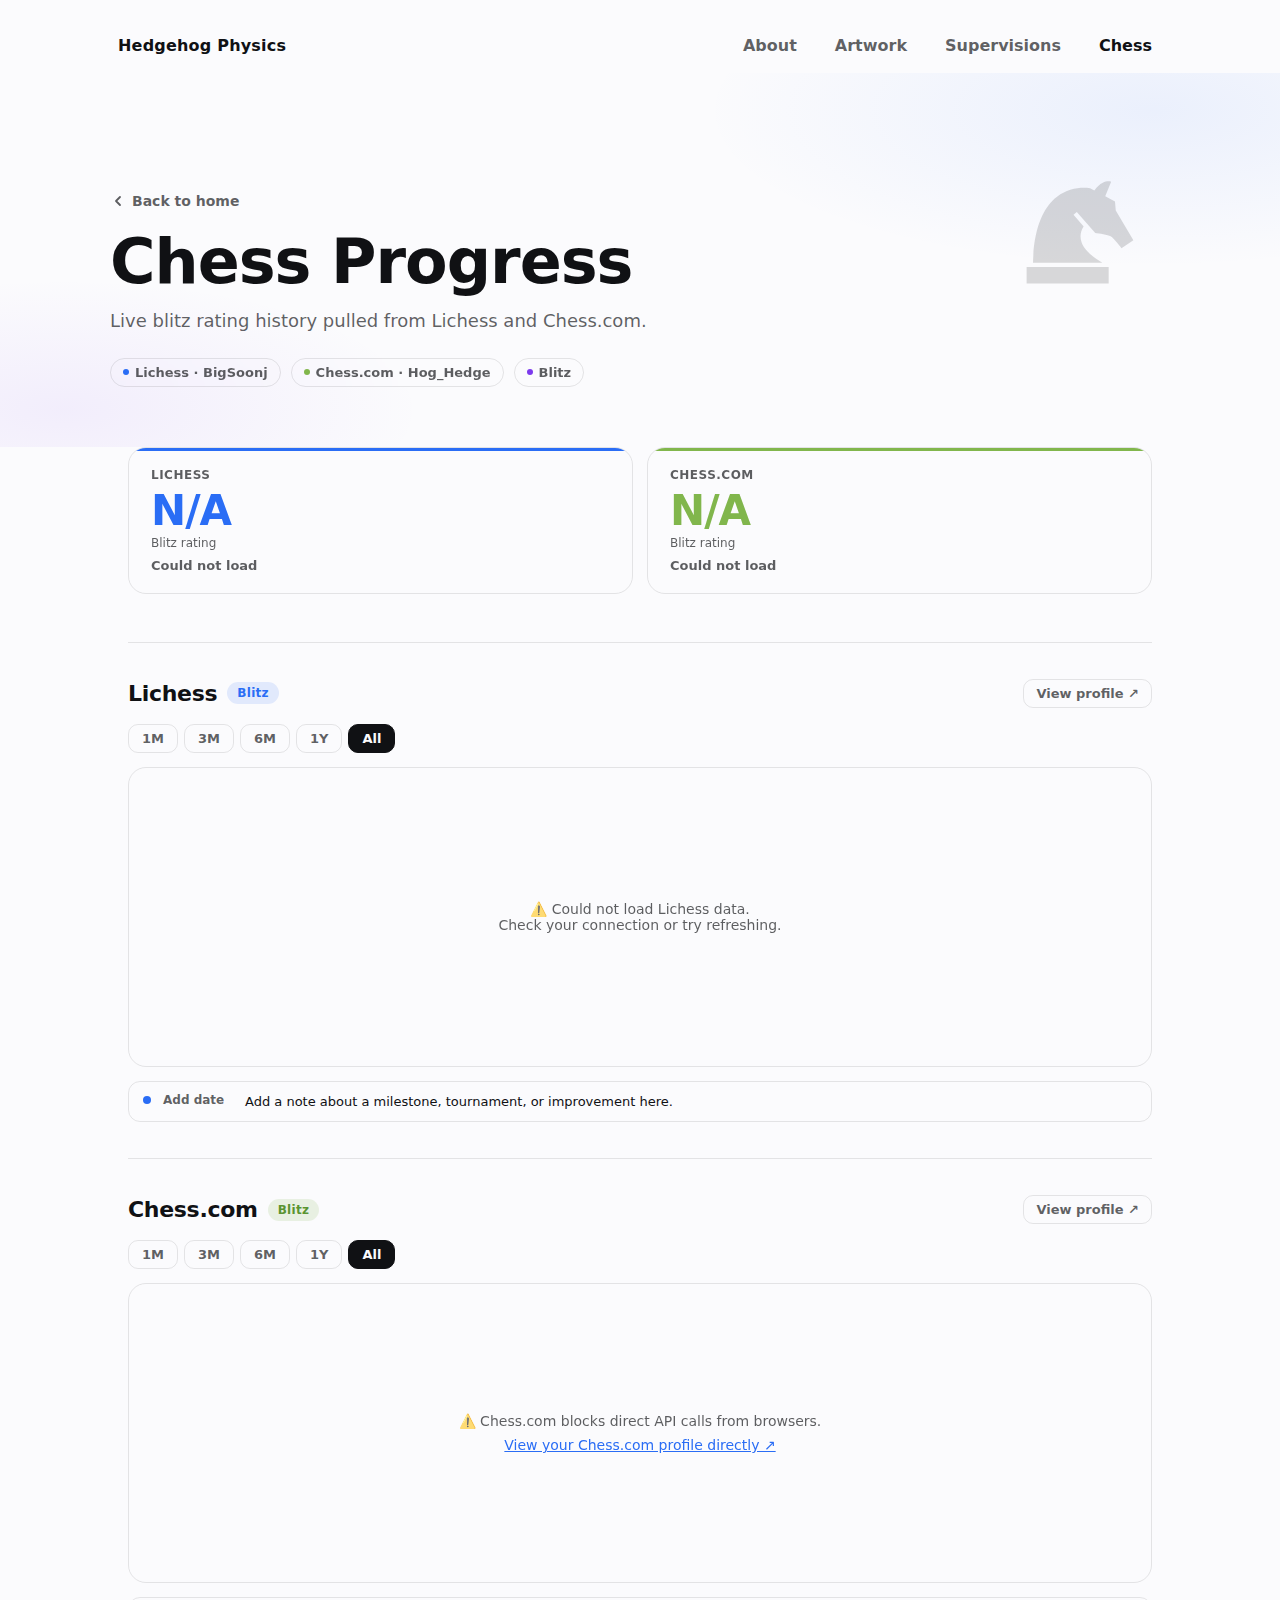
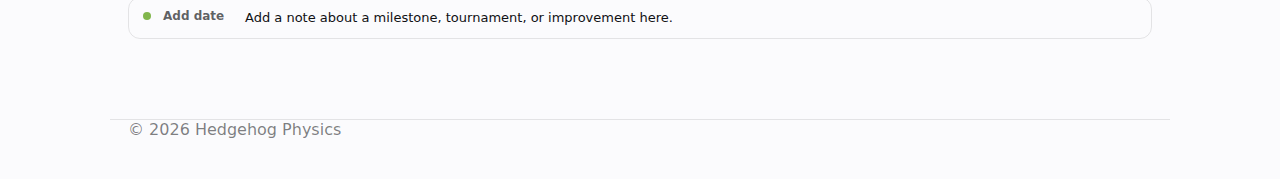
<file: chess.html>
<!doctype html>
<html lang="en">
<head>
  <meta charset="utf-8" />
  <meta name="viewport" content="width=device-width, initial-scale=1" />
  <title>Chess Progress — Hedgehog Physics</title>
  <meta name="description" content="Blitz rating progress across Lichess and Chess.com." />
  <link rel="stylesheet" href="styles.css" />
  <style>
    .chess-hero {
      position: relative;
      padding: 120px 18px 60px;
      overflow: hidden;
    }
    .chess-hero::before {
      content: '';
      position: absolute;
      inset: 0;
      background:
        radial-gradient(ellipse 50% 60% at 90% 10%, rgba(42,109,245,0.08) 0%, transparent 70%),
        radial-gradient(ellipse 40% 50% at 5% 90%, rgba(124,58,237,0.07) 0%, transparent 70%);
      pointer-events: none;
    }
    .chess-hero-inner {
      max-width: 1060px;
      margin: 0 auto;
      position: relative;
    }

    .chess-knight {
      position: absolute;
      top: -40px;
      right: 20px;
      width: clamp(80px, 12vw, 140px);
      height: auto;
      color: var(--ink);
      opacity: 0.15;
      animation: knight-float 6s ease-in-out infinite, knight-fade-in 1s ease-out;
      pointer-events: none;
    }

    @keyframes knight-float {
      0%, 100% { transform: translateY(0) rotate(-2deg); }
      50% { transform: translateY(-12px) rotate(2deg); }
    }

    @keyframes knight-fade-in {
      from { opacity: 0; transform: translateY(20px); }
      to { opacity: 0.15; transform: translateY(0); }
    }

    @media (max-width: 720px) {
      .chess-knight {
        top: -20px;
        right: 10px;
        width: 70px;
        opacity: 0.1;
      }
    }
    .chess-hero h1 {
      margin: 16px 0 12px;
      font-size: clamp(36px, 5vw, 62px);
      letter-spacing: -1px;
      line-height: 1.05;
    }
    .chess-hero p {
      margin: 0;
      max-width: 58ch;
      font-size: clamp(15px, 1.8vw, 18px);
      color: var(--muted);
      line-height: 1.65;
    }
    .chess-meta {
      display: flex;
      flex-wrap: wrap;
      gap: 10px;
      margin-top: 22px;
    }
    .chess-meta .meta-tag {
      display: inline-flex;
      align-items: center;
      gap: 6px;
      padding: 6px 12px;
      border-radius: 999px;
      border: 1px solid var(--line);
      background: var(--card-bg);
      backdrop-filter: blur(8px);
      font-size: 13px;
      color: var(--muted);
      font-weight: 600;
    }
    .chess-meta .dot {
      width: 6px; height: 6px;
      border-radius: 50%;
      flex-shrink: 0;
    }
    .chess-content {
      max-width: 1060px;
      margin: 0 auto;
      padding: 0 18px 80px;
    }

    /* ── Rating summary cards ── */
    .rating-cards {
      display: grid;
      grid-template-columns: repeat(auto-fit, minmax(200px, 1fr));
      gap: 14px;
      margin-bottom: 48px;
    }
    .rating-card {
      padding: 20px 22px;
      border-radius: var(--radius);
      border: 1px solid var(--line);
      background: var(--card-bg);
      backdrop-filter: blur(8px);
      position: relative;
      overflow: hidden;
    }
    .rating-card::before {
      content: '';
      position: absolute;
      top: 0; left: 0; right: 0;
      height: 3px;
      border-radius: 3px 3px 0 0;
    }
    .rating-card.lichess::before { background: #2a6df5; }
    .rating-card.chesscom::before { background: #81b64c; }
    .rating-card-platform {
      font-size: 12px;
      font-weight: 700;
      letter-spacing: .5px;
      text-transform: uppercase;
      color: var(--muted);
      margin-bottom: 8px;
    }
    .rating-card-value {
      font-size: 42px;
      font-weight: 800;
      letter-spacing: -1px;
      line-height: 1;
      margin-bottom: 4px;
    }
    .rating-card.lichess .rating-card-value { color: #2a6df5; }
    .rating-card.chesscom .rating-card-value { color: #81b64c; }
    .rating-card-label { font-size: 12px; color: var(--muted); }
    .rating-card-change { font-size: 13px; font-weight: 700; margin-top: 8px; }
    .rating-card-change.up   { color: #22c55e; }
    .rating-card-change.down { color: #ef4444; }
    .rating-card-change.neutral { color: var(--muted); }

    /* ── Chart sections ── */
    .chart-section {
      border-top: 1px solid var(--line);
      padding-top: 36px;
      margin-top: 36px;
    }
    .chart-header {
      display: flex;
      align-items: center;
      justify-content: space-between;
      margin-bottom: 16px;
      flex-wrap: wrap;
      gap: 12px;
    }
    .chart-title {
      display: flex;
      align-items: center;
      gap: 10px;
    }
    .chart-title h2 {
      margin: 0;
      font-size: 22px;
      letter-spacing: -.3px;
    }
    .platform-badge {
      padding: 4px 10px;
      border-radius: 999px;
      font-size: 12px;
      font-weight: 700;
      letter-spacing: .3px;
    }
    .badge-lichess  { background: rgba(42,109,245,0.12); color: #2a6df5; }
    .badge-chesscom { background: rgba(129,182,76,0.15); color: #5a9432; }
    @media (prefers-color-scheme: dark) {
      .badge-chesscom { color: #81b64c; }
    }
    .chart-link {
      font-size: 13px;
      font-weight: 600;
      color: var(--muted);
      text-decoration: none;
      padding: 6px 12px;
      border-radius: 10px;
      border: 1px solid var(--line);
      background: var(--card-bg);
      transition: color .15s, border-color .15s;
    }
    .chart-link:hover { color: var(--ink); border-color: rgba(42,109,245,.3); }

    /* ── Timeframe selector ── */
    .chart-controls {
      display: flex;
      align-items: center;
      justify-content: space-between;
      flex-wrap: wrap;
      gap: 10px;
      margin-bottom: 14px;
    }
    .timeframe-btns {
      display: flex;
      gap: 6px;
    }
    .tf-btn {
      padding: 6px 13px;
      border-radius: 10px;
      border: 1px solid var(--line);
      background: transparent;
      color: var(--muted);
      font-size: 13px;
      font-weight: 700;
      cursor: pointer;
      font-family: inherit;
      transition: all .15s;
    }
    .tf-btn:hover { background: var(--card-bg); color: var(--ink); }
    .tf-btn.active {
      background: var(--ink);
      color: var(--bg);
      border-color: var(--ink);
    }

    /* ── Canvas chart wrapper ── */
    .chart-wrap {
      position: relative;
      width: 100%;
      height: 300px;
      border-radius: var(--radius);
      border: 1px solid var(--line);
      background: var(--card-bg);
      backdrop-filter: blur(8px);
      overflow: hidden;
    }
    .chart-wrap canvas {
      position: absolute;
      inset: 0;
      width: 100% !important;
      height: 100% !important;
    }

    /* ── Tooltip ── */
    .chart-tooltip {
      position: absolute;
      background: var(--ink);
      color: var(--bg);
      padding: 6px 10px;
      border-radius: 8px;
      font-size: 13px;
      font-weight: 700;
      pointer-events: none;
      opacity: 0;
      transition: opacity .1s;
      white-space: nowrap;
      z-index: 10;
      transform: translate(-50%, -110%);
    }

    /* ── Loading / error states ── */
    .chart-loading {
      position: absolute;
      inset: 0;
      display: flex;
      flex-direction: column;
      align-items: center;
      justify-content: center;
      gap: 10px;
      color: var(--muted);
      font-size: 14px;
    }
    .spinner {
      width: 28px; height: 28px;
      border: 2px solid var(--line);
      border-top-color: var(--accent);
      border-radius: 50%;
      animation: spin .8s linear infinite;
    }
    @keyframes spin { to { transform: rotate(360deg); } }
    .chart-error {
      position: absolute;
      inset: 0;
      display: none;
      flex-direction: column;
      align-items: center;
      justify-content: center;
      gap: 8px;
      color: var(--muted);
      font-size: 14px;
      text-align: center;
      padding: 20px;
    }

    /* ── Annotations ── */
    .annotations {
      margin-top: 14px;
      display: flex;
      flex-direction: column;
      gap: 8px;
    }
    .annotation {
      display: flex;
      gap: 12px;
      align-items: flex-start;
      padding: 10px 14px;
      border-radius: 12px;
      border: 1px solid var(--line);
      background: var(--card-bg);
      font-size: 13px;
    }
    .annotation-date {
      font-weight: 700;
      color: var(--muted);
      white-space: nowrap;
      min-width: 70px;
      font-size: 12px;
      padding-top: 1px;
    }
    .annotation-text { color: var(--ink); line-height: 1.5; }
    .annotation-dot {
      width: 8px; height: 8px;
      border-radius: 50%;
      flex-shrink: 0;
      margin-top: 4px;
    }

    .back-link {
      display: inline-flex;
      align-items: center;
      gap: 6px;
      text-decoration: none;
      color: var(--muted);
      font-size: 14px;
      font-weight: 600;
      transition: color .15s;
    }
    .back-link:hover { color: var(--ink); }
    .back-link svg { transition: transform .15s; }
    .back-link:hover svg { transform: translateX(-3px); }

    @media (prefers-color-scheme: dark) {
      .chess-hero::before {
        background:
          radial-gradient(ellipse 50% 60% at 90% 10%, rgba(42,109,245,0.13) 0%, transparent 70%),
          radial-gradient(ellipse 40% 50% at 5% 90%, rgba(124,58,237,0.10) 0%, transparent 70%);
      }
      .tf-btn.active { background: #eeeef0; color: #0e0f11; border-color: #eeeef0; }
      .chess-knight { opacity: 0.12; }
    }
  </style>
</head>
<body>

  <header class="hero" style="min-height:unset; padding-bottom:0;">
    <nav class="nav">
      <a class="brand" href="index.html">Hedgehog Physics</a>
      <div class="nav-links">
        <a href="index.html#about">About</a>
        <a href="index.html#art">Artwork</a>
        <a href="supervision.html">Supervisions</a>
        <a href="chess.html" style="color:var(--ink);">Chess</a>
      </div>
    </nav>
  </header>

  <section class="chess-hero">
    <div class="chess-hero-inner">
      <a class="back-link" href="index.html">
        <svg width="16" height="16" viewBox="0 0 16 16" fill="none">
          <path d="M10 12L6 8L10 4" stroke="currentColor" stroke-width="1.8" stroke-linecap="round" stroke-linejoin="round"/>
        </svg>
        Back to home
      </a>
      
      <!-- Animated chess knight -->
      <svg class="chess-knight" viewBox="0 0 512 512" xmlns="http://www.w3.org/2000/svg" aria-hidden="true">
        <path fill="currentColor" d="M60.81 476.91h300v-60h-300v60zm233.79-347.3l13.94 7.39c31.88-43.62 61.34-31.85 61.34-31.85l-21.62 53 35.64 19 2.87 33 64.42 108.75-43.55 29.37s-26.82-36.39-39.65-43.66c-10.66-6-41.22-10.25-56.17-12l-67.54-76.91-12 10.56 37.15 42.31c-.13.18-.25.37-.38.57-35.78 58.17 23 105.69 68.49 131.78H84.14C93 85 294.6 129.61 294.6 129.61z"/>
      </svg>

      <h1>Chess Progress</h1>
      <p>Live blitz rating history pulled from Lichess and Chess.com.</p>
      <div class="chess-meta">
        <span class="meta-tag"><span class="dot" style="background:#2a6df5"></span>Lichess · BigSoonj</span>
        <span class="meta-tag"><span class="dot" style="background:#81b64c"></span>Chess.com · Hog_Hedge</span>
        <span class="meta-tag"><span class="dot" style="background:var(--accent2)"></span>Blitz</span>
      </div>
    </div>
  </section>

  <main class="chess-content">

    <!-- Summary cards -->
    <div class="rating-cards">
      <div class="rating-card lichess">
        <div class="rating-card-platform">Lichess</div>
        <div class="rating-card-value" id="lichess-current">—</div>
        <div class="rating-card-label">Blitz rating</div>
        <div class="rating-card-change neutral" id="lichess-change">Loading…</div>
      </div>
      <div class="rating-card chesscom">
        <div class="rating-card-platform">Chess.com</div>
        <div class="rating-card-value" id="chesscom-current">—</div>
        <div class="rating-card-label">Blitz rating</div>
        <div class="rating-card-change neutral" id="chesscom-change">Loading…</div>
      </div>
    </div>

    <!-- ── Lichess chart ── -->
    <div class="chart-section">
      <div class="chart-header">
        <div class="chart-title">
          <h2>Lichess</h2>
          <span class="platform-badge badge-lichess">Blitz</span>
        </div>
        <a class="chart-link" href="https://lichess.org/@/BigSoonj" target="_blank" rel="noopener">View profile ↗</a>
      </div>
      <div class="chart-controls">
        <div class="timeframe-btns" id="lichess-tf">
          <button class="tf-btn" data-months="1"  onclick="setTimeframe('lichess',1,this)">1M</button>
          <button class="tf-btn" data-months="3"  onclick="setTimeframe('lichess',3,this)">3M</button>
          <button class="tf-btn" data-months="6"  onclick="setTimeframe('lichess',6,this)">6M</button>
          <button class="tf-btn" data-months="12" onclick="setTimeframe('lichess',12,this)">1Y</button>
          <button class="tf-btn active" data-months="0" onclick="setTimeframe('lichess',0,this)">All</button>
        </div>
      </div>
      <div class="chart-wrap" id="lichess-wrap">
        <div class="chart-loading" id="lichess-loading">
          <div class="spinner"></div>
          <span>Fetching from Lichess…</span>
        </div>
        <div class="chart-error" id="lichess-error">
          ⚠️ Could not load Lichess data.<br>Check your connection or try refreshing.
        </div>
        <canvas id="lichess-canvas"></canvas>
        <div class="chart-tooltip" id="lichess-tooltip"></div>
      </div>
      <div class="annotations">
        <div class="annotation">
          <span class="annotation-dot" style="background:#2a6df5"></span>
          <span class="annotation-date">Add date</span>
          <span class="annotation-text">Add a note about a milestone, tournament, or improvement here.</span>
        </div>
      </div>
    </div>

    <!-- ── Chess.com chart ── -->
    <div class="chart-section">
      <div class="chart-header">
        <div class="chart-title">
          <h2>Chess.com</h2>
          <span class="platform-badge badge-chesscom">Blitz</span>
        </div>
        <a class="chart-link" href="https://www.chess.com/member/Hog_Hedge" target="_blank" rel="noopener">View profile ↗</a>
      </div>
      <div class="chart-controls">
        <div class="timeframe-btns" id="chesscom-tf">
          <button class="tf-btn" data-months="1"  onclick="setTimeframe('chesscom',1,this)">1M</button>
          <button class="tf-btn" data-months="3"  onclick="setTimeframe('chesscom',3,this)">3M</button>
          <button class="tf-btn" data-months="6"  onclick="setTimeframe('chesscom',6,this)">6M</button>
          <button class="tf-btn" data-months="12" onclick="setTimeframe('chesscom',12,this)">1Y</button>
          <button class="tf-btn active" data-months="0" onclick="setTimeframe('chesscom',0,this)">All</button>
        </div>
      </div>
      <div class="chart-wrap" id="chesscom-wrap">
        <div class="chart-loading" id="chesscom-loading">
          <div class="spinner"></div>
          <span>Fetching from Chess.com…</span>
        </div>
        <div class="chart-error" id="chesscom-error">
          ⚠️ Chess.com blocks direct API calls from browsers.<br>
          <a href="https://www.chess.com/member/Hog_Hedge" target="_blank" style="color:var(--accent)">View your Chess.com profile directly ↗</a>
        </div>
        <canvas id="chesscom-canvas"></canvas>
        <div class="chart-tooltip" id="chesscom-tooltip"></div>
      </div>
      <div class="annotations">
        <div class="annotation">
          <span class="annotation-dot" style="background:#81b64c"></span>
          <span class="annotation-date">Add date</span>
          <span class="annotation-text">Add a note about a milestone, tournament, or improvement here.</span>
        </div>
      </div>
    </div>

  </main>

  <footer class="footer" style="max-width:1060px;margin:0 auto;padding:0 18px 40px;">
    <span>© <span id="year"></span> Hedgehog Physics</span>
  </footer>

<script>
document.getElementById('year').textContent = new Date().getFullYear();

const isDark = window.matchMedia('(prefers-color-scheme: dark)').matches;
const COLORS = {
  lichess:  '#2a6df5',
  chesscom: '#81b64c',
  grid:  isDark ? 'rgba(238,238,240,0.07)' : 'rgba(16,17,20,0.07)',
  label: isDark ? 'rgba(238,238,240,0.45)' : 'rgba(16,17,20,0.45)',
  bg:    isDark ? '#0e0f11' : '#ffffff',
};

// Store full datasets so we can re-slice on timeframe change
const DATA = { lichess: null, chesscom: null };
const TIMEFRAME = { lichess: 0, chesscom: 0 }; // 0 = all

// ── Filter data by months ──
function filterByMonths(labels, values, months) {
  if (!months) return { labels, values };
  const cutoff = new Date();
  cutoff.setMonth(cutoff.getMonth() - months);
  const filtered = labels.map((l, i) => ({ l, v: values[i] }))
    .filter(({ l }) => {
      const d = new Date(l);
      return !isNaN(d) && d >= cutoff;
    });
  if (filtered.length < 2) return { labels, values }; // not enough data, show all
  return { labels: filtered.map(x => x.l), values: filtered.map(x => x.v) };
}

// ── Timeframe button handler ──
function setTimeframe(platform, months, btn) {
  TIMEFRAME[platform] = months;
  // Update active button
  btn.closest('.timeframe-btns').querySelectorAll('.tf-btn').forEach(b => b.classList.remove('active'));
  btn.classList.add('active');
  // Redraw
  if (DATA[platform]) {
    const { labels, values } = filterByMonths(DATA[platform].labels, DATA[platform].values, months);
    redrawChart(platform + '-canvas', labels, values, COLORS[platform], platform + '-tooltip');
    updateCard(platform, values[values.length - 1], values);
  }
}

// ── Draw / redraw chart ──
function redrawChart(canvasId, labels, values, color, tooltipId) {
  const canvas = document.getElementById(canvasId);
  if (!canvas || values.length < 2) return;
  const tooltipEl = document.getElementById(tooltipId);
  const ctx = canvas.getContext('2d');
  const dpr = Math.min(window.devicePixelRatio || 1, 2);

  // Store for resize
  canvas._chartData = { labels, values, color, tooltipId };

  function render(animated) {
    const W = canvas.parentElement.clientWidth;
    const H = canvas.parentElement.clientHeight;
    canvas.width  = W * dpr;
    canvas.height = H * dpr;
    canvas.style.width  = W + 'px';
    canvas.style.height = H + 'px';
    ctx.setTransform(dpr, 0, 0, dpr, 0, 0);

    const PAD = { top: 24, right: 20, bottom: 44, left: 56 };
    const cW = W - PAD.left - PAD.right;
    const cH = H - PAD.top  - PAD.bottom;
    const n  = values.length;

    const minV = Math.min(...values);
    const maxV = Math.max(...values);
    const range = maxV - minV || 1;
    const lo = minV - range * 0.12;
    const hi = maxV + range * 0.12;

    const xOf = i => PAD.left + (i / (n - 1)) * cW;
    const yOf = v => PAD.top  + (1 - (v - lo) / (hi - lo)) * cH;

    // Grid
    ctx.strokeStyle = COLORS.grid;
    ctx.lineWidth = 1;
    for (let s = 0; s <= 5; s++) {
      const v = lo + (hi - lo) * (s / 5);
      const y = yOf(v);
      ctx.beginPath(); ctx.moveTo(PAD.left, y); ctx.lineTo(PAD.left + cW, y); ctx.stroke();
      ctx.fillStyle = COLORS.label;
      ctx.font = '11px ui-sans-serif, system-ui, sans-serif';
      ctx.textAlign = 'right';
      ctx.fillText(Math.round(v), PAD.left - 8, y + 4);
    }

    // X labels — show ~6 evenly spaced, formatted nicely
    const step = Math.max(1, Math.floor(n / 6));
    ctx.fillStyle = COLORS.label;
    ctx.font = '11px ui-sans-serif, system-ui, sans-serif';
    ctx.textAlign = 'center';
    for (let i = 0; i < n; i += step) {
      const raw = labels[i];
      const d = new Date(raw);
      const lbl = isNaN(d) ? raw : d.toLocaleDateString('en-GB', { month: 'short', year: '2-digit' });
      ctx.fillText(lbl, xOf(i), H - PAD.bottom + 18);
    }

    return { xOf, yOf, PAD, cW, cH, W, H };
  }

  // Animate
  const duration = 1200;
  const start = performance.now();

  function frame(now) {
    const t = Math.min((now - start) / duration, 1);
    const ease = 1 - Math.pow(1 - t, 3);
    const { xOf, yOf, PAD, H } = render(true);
    const drawCount = Math.max(2, Math.round(ease * values.length));

    // Fill
    const grad = ctx.createLinearGradient(0, PAD.top, 0, H - PAD.bottom);
    grad.addColorStop(0, color + '40');
    grad.addColorStop(1, color + '00');
    ctx.beginPath();
    ctx.moveTo(xOf(0), yOf(values[0]));
    for (let i = 1; i < drawCount; i++) ctx.lineTo(xOf(i), yOf(values[i]));
    ctx.lineTo(xOf(drawCount - 1), H - PAD.bottom);
    ctx.lineTo(xOf(0), H - PAD.bottom);
    ctx.closePath();
    ctx.fillStyle = grad;
    ctx.fill();

    // Line
    ctx.beginPath();
    ctx.moveTo(xOf(0), yOf(values[0]));
    for (let i = 1; i < drawCount; i++) ctx.lineTo(xOf(i), yOf(values[i]));
    ctx.strokeStyle = color;
    ctx.lineWidth = 2.2;
    ctx.lineJoin = 'round';
    ctx.stroke();

    // End dot
    const lx = xOf(drawCount - 1), ly = yOf(values[drawCount - 1]);
    ctx.beginPath(); ctx.arc(lx, ly, 5, 0, Math.PI * 2);
    ctx.fillStyle = color; ctx.fill();
    ctx.beginPath(); ctx.arc(lx, ly, 3, 0, Math.PI * 2);
    ctx.fillStyle = isDark ? '#0e0f11' : '#fff'; ctx.fill();

    if (t < 1) requestAnimationFrame(frame);
  }

  requestAnimationFrame(frame);

  // ── Hover tooltip ──
  function getHoverIndex(e) {
    const rect = canvas.getBoundingClientRect();
    const mx = e.clientX - rect.left;
    const W = canvas.parentElement.clientWidth;
    const PAD = { left: 56, right: 20 };
    const cW = W - PAD.left - PAD.right;
    const n = values.length;
    const idx = Math.round(((mx - PAD.left) / cW) * (n - 1));
    return Math.max(0, Math.min(n - 1, idx));
  }

  canvas.onmousemove = (e) => {
    const { xOf, yOf } = render(false);
    const i = getHoverIndex(e);
    const x = xOf(i), y = yOf(values[i]);

    // Redraw with hover dot
    const { PAD, H } = render(false);
    const grad = ctx.createLinearGradient(0, PAD.top, 0, H - PAD.bottom);
    grad.addColorStop(0, color + '40');
    grad.addColorStop(1, color + '00');
    ctx.beginPath();
    ctx.moveTo(xOf(0), yOf(values[0]));
    for (let j = 1; j < values.length; j++) ctx.lineTo(xOf(j), yOf(values[j]));
    ctx.lineTo(xOf(values.length - 1), H - PAD.bottom);
    ctx.lineTo(xOf(0), H - PAD.bottom);
    ctx.closePath(); ctx.fillStyle = grad; ctx.fill();
    ctx.beginPath();
    ctx.moveTo(xOf(0), yOf(values[0]));
    for (let j = 1; j < values.length; j++) ctx.lineTo(xOf(j), yOf(values[j]));
    ctx.strokeStyle = color; ctx.lineWidth = 2.2; ctx.lineJoin = 'round'; ctx.stroke();

    // Vertical crosshair
    ctx.beginPath();
    ctx.moveTo(x, PAD.top); ctx.lineTo(x, H - PAD.bottom);
    ctx.strokeStyle = color + '55'; ctx.lineWidth = 1;
    ctx.setLineDash([4, 4]); ctx.stroke(); ctx.setLineDash([]);

    // Hover dot
    ctx.beginPath(); ctx.arc(x, y, 6, 0, Math.PI * 2);
    ctx.fillStyle = color; ctx.fill();
    ctx.beginPath(); ctx.arc(x, y, 3.5, 0, Math.PI * 2);
    ctx.fillStyle = isDark ? '#0e0f11' : '#fff'; ctx.fill();

    // Tooltip
    const raw = labels[i];
    const d = new Date(raw);
    const dateLbl = isNaN(d) ? raw : d.toLocaleDateString('en-GB', { month: 'short', day: 'numeric', year: 'numeric' });
    if (tooltipEl) {
      tooltipEl.textContent = `${values[i]}  ·  ${dateLbl}`;
      tooltipEl.style.left = x + 'px';
      tooltipEl.style.top  = y + 'px';
      tooltipEl.style.opacity = '1';
    }
  };

  canvas.onmouseleave = () => {
    if (tooltipEl) tooltipEl.style.opacity = '0';
    // Redraw clean
    const { xOf, yOf, PAD, H } = render(false);
    const grad = ctx.createLinearGradient(0, PAD.top, 0, H - PAD.bottom);
    grad.addColorStop(0, color + '40'); grad.addColorStop(1, color + '00');
    ctx.beginPath();
    ctx.moveTo(xOf(0), yOf(values[0]));
    for (let j = 1; j < values.length; j++) ctx.lineTo(xOf(j), yOf(values[j]));
    ctx.lineTo(xOf(values.length - 1), H - PAD.bottom);
    ctx.lineTo(xOf(0), H - PAD.bottom);
    ctx.closePath(); ctx.fillStyle = grad; ctx.fill();
    ctx.beginPath();
    ctx.moveTo(xOf(0), yOf(values[0]));
    for (let j = 1; j < values.length; j++) ctx.lineTo(xOf(j), yOf(values[j]));
    ctx.strokeStyle = color; ctx.lineWidth = 2.2; ctx.lineJoin = 'round'; ctx.stroke();
    const lx = xOf(values.length - 1), ly = yOf(values[values.length - 1]);
    ctx.beginPath(); ctx.arc(lx, ly, 5, 0, Math.PI * 2); ctx.fillStyle = color; ctx.fill();
    ctx.beginPath(); ctx.arc(lx, ly, 3, 0, Math.PI * 2);
    ctx.fillStyle = isDark ? '#0e0f11' : '#fff'; ctx.fill();
  };
}

// ── Update summary card ──
function updateCard(id, current, values) {
  document.getElementById(id + '-current').textContent = current;
  const changeEl = document.getElementById(id + '-change');
  const diff = current - values[0];
  const sign = diff > 0 ? '+' : '';
  const period = TIMEFRAME[id] ? `last ${TIMEFRAME[id]}mo` : 'all time';
  changeEl.textContent = `${sign}${diff} (${period})`;
  changeEl.className = 'rating-card-change ' + (diff > 0 ? 'up' : diff < 0 ? 'down' : 'neutral');
}

function showError(id) {
  document.getElementById(id + '-loading').style.display = 'none';
  document.getElementById(id + '-error').style.display = 'flex';
}
function hideLoading(id) {
  document.getElementById(id + '-loading').style.display = 'none';
}

// ══════════════════════════════════
//  LICHESS
// ══════════════════════════════════
async function loadLichess() {
  try {
    const res = await fetch('https://lichess.org/api/user/BigSoonj/rating-history');
    if (!res.ok) throw new Error('HTTP ' + res.status);
    const data = await res.json();
    const blitz = data.find(d => d.name === 'Blitz');
    if (!blitz || !blitz.points.length) throw new Error('No blitz data');

    const points = blitz.points;
    const labels = points.map(p => new Date(p[0], p[1], p[2]).toISOString().split('T')[0]);
    const values = points.map(p => p[3]);

    DATA.lichess = { labels, values };
    hideLoading('lichess');
    updateCard('lichess', values[values.length - 1], values);
    redrawChart('lichess-canvas', labels, values, COLORS.lichess, 'lichess-tooltip');
  } catch (e) {
    console.error('Lichess:', e);
    showError('lichess');
    document.getElementById('lichess-current').textContent = 'N/A';
    document.getElementById('lichess-change').textContent = 'Could not load';
  }
}

// ══════════════════════════════════
//  CHESS.COM
// ══════════════════════════════════
async function loadChessCom() {
  try {
    const archivesRes = await fetch('https://api.chess.com/pub/player/hog_hedge/games/archives');
    if (!archivesRes.ok) throw new Error('HTTP ' + archivesRes.status);
    const archivesData = await archivesRes.json();
    const archives = archivesData.archives.slice(-12); // last 12 months

    const allGames = [];
    for (const url of archives) {
      try {
        const gamesRes = await fetch(url);
        if (!gamesRes.ok) continue;
        const gamesData = await gamesRes.json();
        const blitzGames = (gamesData.games || []).filter(g => g.time_class === 'blitz');
        
        for (const game of blitzGames) {
          const isWhite = game.white?.username?.toLowerCase() === 'hog_hedge';
          const rating = isWhite ? game.white.rating : game.black.rating;
          const timestamp = game.end_time; // Unix timestamp
          if (rating && timestamp) {
            allGames.push({ timestamp, rating });
          }
        }
      } catch { continue; }
    }

    if (!allGames.length) throw new Error('No games found');

    // Sort by timestamp
    allGames.sort((a, b) => a.timestamp - b.timestamp);

    // Sample: take every Nth game to get ~50-100 data points
    const targetPoints = 80;
    const step = Math.max(1, Math.floor(allGames.length / targetPoints));
    const sampled = [];
    for (let i = 0; i < allGames.length; i += step) {
      sampled.push(allGames[i]);
    }
    // Always include the very last game
    if (sampled[sampled.length - 1] !== allGames[allGames.length - 1]) {
      sampled.push(allGames[allGames.length - 1]);
    }

    const labels = sampled.map(g => new Date(g.timestamp * 1000).toISOString().split('T')[0]);
    const values = sampled.map(g => g.rating);

    if (values.length < 2) throw new Error('Not enough data points');

    DATA.chesscom = { labels, values };
    hideLoading('chesscom');
    updateCard('chesscom', values[values.length - 1], values);
    redrawChart('chesscom-canvas', labels, values, COLORS.chesscom, 'chesscom-tooltip');
  } catch (e) {
    console.error('Chess.com:', e);
    showError('chesscom');
    document.getElementById('chesscom-current').textContent = 'N/A';
    document.getElementById('chesscom-change').textContent = 'Could not load';
  }
}

// ── Resize handler ──
window.addEventListener('resize', () => {
  ['lichess', 'chesscom'].forEach(p => {
    if (!DATA[p]) return;
    const { labels, values } = filterByMonths(DATA[p].labels, DATA[p].values, TIMEFRAME[p]);
    redrawChart(p + '-canvas', labels, values, COLORS[p], p + '-tooltip');
  });
});

loadLichess();
loadChessCom();
</script>
</body>
</html>
</file>
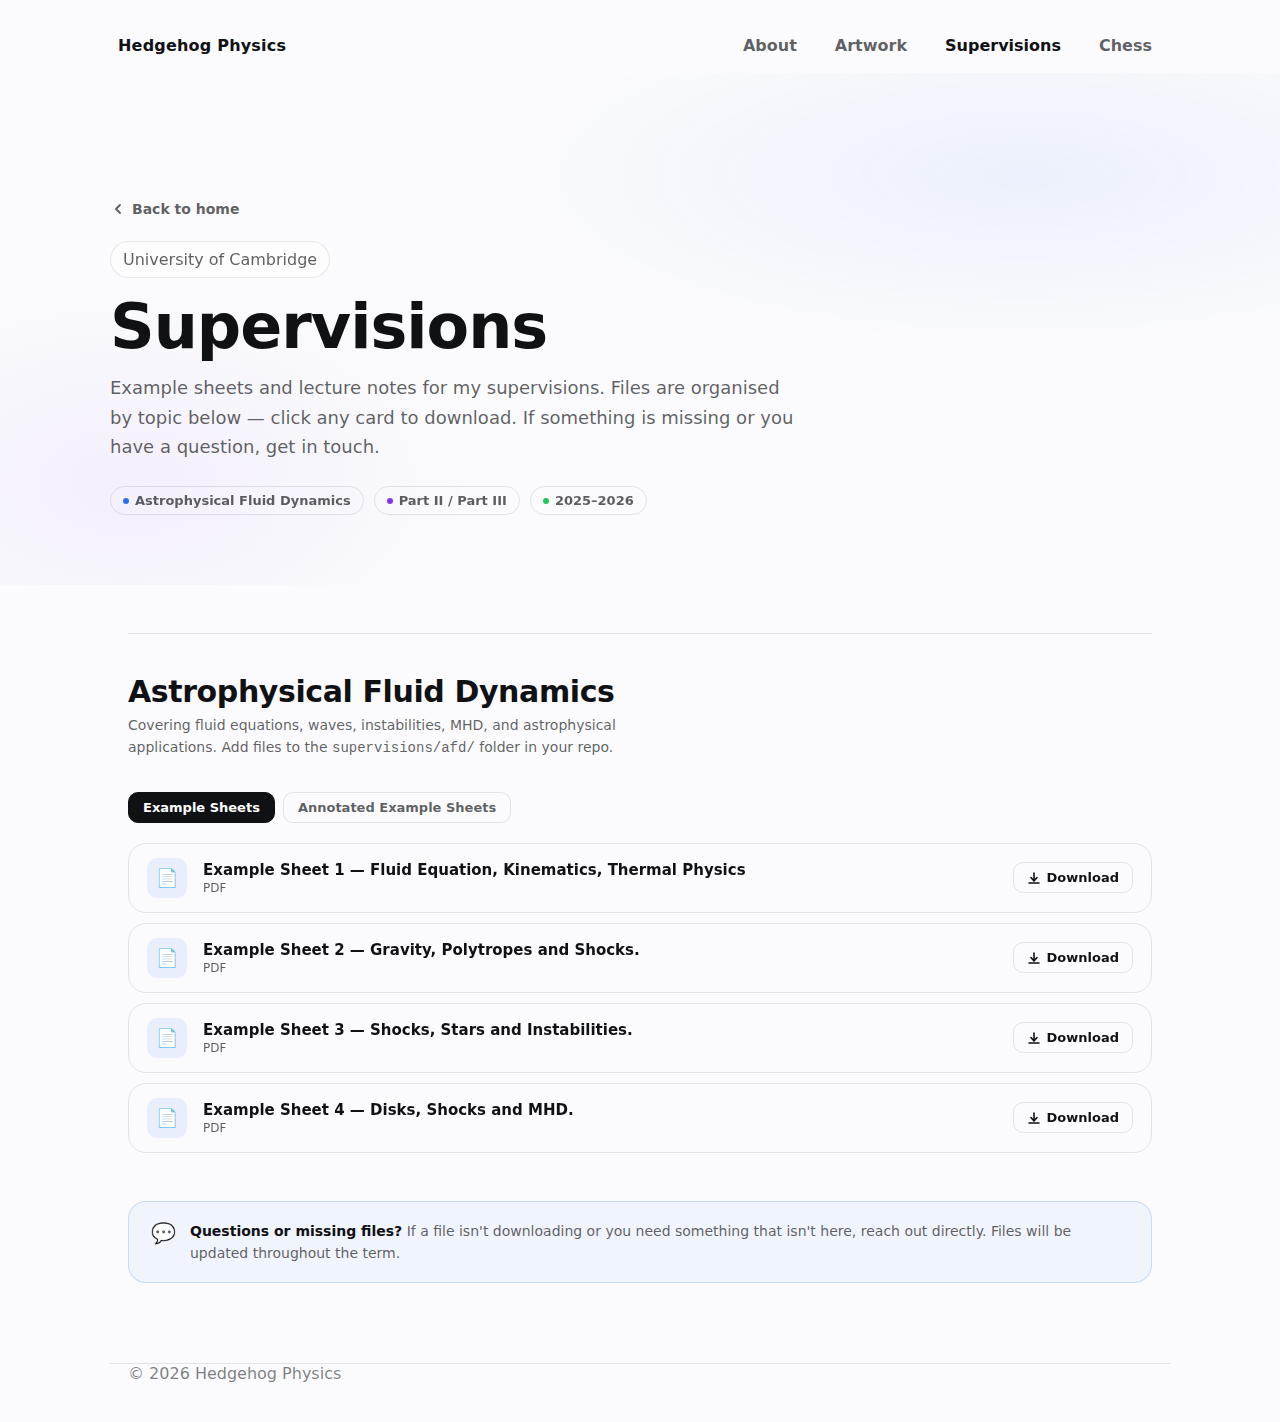
<file: supervision.html>
<!doctype html>
<html lang="en">
<head>
  <meta charset="utf-8" />
  <meta name="viewport" content="width=device-width, initial-scale=1" />
  <title>Supervisions — Hedgehog Physics</title>
  <meta name="description" content="Supervision materials for Astrophysical Fluid Dynamics at the University of Cambridge." />
  <link rel="stylesheet" href="styles.css" />
  <style>
    /* ── Supervision-specific styles ── */

    .supervision-hero {
      position: relative;
      padding: 120px 18px 70px;
      background: var(--bg);
      overflow: hidden;
    }

    .supervision-hero::before {
      content: '';
      position: absolute;
      inset: 0;
      background:
        radial-gradient(ellipse 60% 50% at 80% 20%, rgba(42,109,245,0.07) 0%, transparent 70%),
        radial-gradient(ellipse 40% 60% at 10% 80%, rgba(124,58,237,0.06) 0%, transparent 70%);
      z-index: 0;
      pointer-events: none;
    }

    .supervision-hero-inner {
      max-width: 1060px;
      margin: 0 auto;
      position: relative;
      z-index: 1;
    }

    .supervision-hero .kicker {
      margin-bottom: 16px;
    }

    .supervision-hero h1 {
      margin: 0 0 14px;
      font-size: clamp(36px, 5vw, 62px);
      letter-spacing: -1px;
      line-height: 1.05;
    }

    .supervision-hero p {
      margin: 0;
      max-width: 60ch;
      font-size: clamp(15px, 1.8vw, 18px);
      color: var(--muted);
      line-height: 1.65;
    }

    .supervision-meta {
      display: flex;
      flex-wrap: wrap;
      gap: 10px;
      margin-top: 24px;
    }

    .meta-tag {
      display: inline-flex;
      align-items: center;
      gap: 6px;
      padding: 6px 12px;
      border-radius: 999px;
      border: 1px solid var(--line);
      background: var(--card-bg);
      backdrop-filter: blur(8px);
      font-size: 13px;
      color: var(--muted);
      font-weight: 600;
    }

    .meta-tag .dot {
      width: 6px;
      height: 6px;
      border-radius: 50%;
      background: var(--accent);
      flex-shrink: 0;
    }

    /* ── Main supervision content ── */
    .supervision-content {
      max-width: 1060px;
      margin: 0 auto;
      padding: 0 18px 80px;
    }

    /* ── Subject block ── */
    .subject-block {
      margin-top: 48px;
      border-top: 1px solid var(--line);
      padding-top: 40px;
    }

    .subject-header {
      display: flex;
      align-items: flex-start;
      justify-content: space-between;
      gap: 20px;
      margin-bottom: 32px;
      flex-wrap: wrap;
    }

    .subject-title-group h2 {
      margin: 0 0 6px;
      font-size: clamp(22px, 3vw, 30px);
      letter-spacing: -0.4px;
    }

    .subject-title-group p {
      margin: 0;
      color: var(--muted);
      font-size: 14px;
      max-width: 55ch;
      line-height: 1.55;
    }

    /* ── File category tabs ── */
    .file-categories {
      display: flex;
      gap: 8px;
      margin-bottom: 20px;
      flex-wrap: wrap;
    }

    .cat-tab {
      padding: 7px 14px;
      border-radius: 10px;
      border: 1px solid var(--line);
      background: transparent;
      color: var(--muted);
      font-size: 13px;
      font-weight: 600;
      cursor: pointer;
      transition: all 0.15s ease;
      font-family: inherit;
    }

    .cat-tab:hover {
      background: rgba(16,17,20,0.04);
      color: var(--ink);
    }

    .cat-tab.active {
      background: var(--ink);
      color: #fff;
      border-color: var(--ink);
    }

    /* ── File list ── */
    .file-category-section {
      display: none;
    }
    .file-category-section.active {
      display: block;
    }

    .file-list {
      display: flex;
      flex-direction: column;
      gap: 10px;
    }

    .file-card {
      display: flex;
      align-items: center;
      gap: 16px;
      padding: 14px 18px;
      border-radius: var(--radius);
      border: 1px solid var(--line);
      background: var(--card-bg);
      backdrop-filter: blur(8px);
      text-decoration: none;
      color: var(--ink);
      transition: transform 0.18s ease, box-shadow 0.18s ease, border-color 0.18s ease;
    }

    .file-card:hover {
      transform: translateY(-2px);
      box-shadow: var(--shadow);
      border-color: rgba(42,109,245,0.25);
    }

    .file-icon {
      width: 40px;
      height: 40px;
      border-radius: 10px;
      background: rgba(42,109,245,0.09);
      display: flex;
      align-items: center;
      justify-content: center;
      flex-shrink: 0;
      font-size: 18px;
    }

    .file-icon.notes {
      background: rgba(124,58,237,0.09);
    }

    .file-info {
      flex: 1;
      min-width: 0;
    }

    .file-name {
      font-weight: 700;
      font-size: 15px;
      white-space: nowrap;
      overflow: hidden;
      text-overflow: ellipsis;
    }

    .file-meta {
      font-size: 12px;
      color: var(--muted);
      margin-top: 2px;
    }

    .file-download {
      display: flex;
      align-items: center;
      gap: 6px;
      padding: 7px 13px;
      border-radius: 10px;
      border: 1px solid var(--line);
      background: var(--card-bg);
      font-size: 13px;
      font-weight: 700;
      color: var(--ink);
      white-space: nowrap;
      flex-shrink: 0;
      transition: background 0.15s ease;
    }

    .file-card:hover .file-download {
      background: var(--accent);
      color: #fff;
      border-color: var(--accent);
    }

    /* ── Empty state ── */
    .empty-state {
      padding: 40px 24px;
      border-radius: var(--radius);
      border: 1px dashed var(--line);
      text-align: center;
      color: var(--muted);
    }

    .empty-state p {
      margin: 8px 0 0;
      font-size: 14px;
    }

    /* ── Notice box ── */
    .notice {
      margin-top: 48px;
      padding: 18px 22px;
      border-radius: var(--radius);
      border: 1px solid rgba(42,109,245,0.2);
      background: rgba(42,109,245,0.05);
      display: flex;
      gap: 14px;
      align-items: flex-start;
    }

    .notice-icon {
      font-size: 20px;
      flex-shrink: 0;
      margin-top: 1px;
    }

    .notice p {
      margin: 0;
      font-size: 14px;
      color: var(--muted);
      line-height: 1.6;
    }

    .notice strong {
      color: var(--ink);
    }

    /* ── Back link ── */
    .back-link {
      display: inline-flex;
      align-items: center;
      gap: 6px;
      text-decoration: none;
      color: var(--muted);
      font-size: 14px;
      font-weight: 600;
      padding: 8px 0;
      transition: color 0.15s;
    }
    .back-link:hover { color: var(--ink); }
    .back-link svg { transition: transform 0.15s; }
    .back-link:hover svg { transform: translateX(-3px); }

    /* Dark mode overrides for supervision-specific elements */
    @media (prefers-color-scheme: dark) {
      .supervision-hero::before {
        background:
          radial-gradient(ellipse 60% 50% at 80% 20%, rgba(42,109,245,0.12) 0%, transparent 70%),
          radial-gradient(ellipse 40% 60% at 10% 80%, rgba(124,58,237,0.10) 0%, transparent 70%);
      }

      .meta-tag {
        background: rgba(255,255,255,0.06);
      }

      .cat-tab {
        color: var(--muted);
      }

      .cat-tab:hover {
        background: rgba(238,238,240,0.07);
        color: var(--ink);
      }

      .cat-tab.active {
        background: #eeeef0;
        color: #0e0f11;
        border-color: #eeeef0;
      }

      .file-card {
        background: rgba(255,255,255,0.06);
      }

      .file-card:hover {
        background: rgba(255,255,255,0.10);
        border-color: rgba(42,109,245,0.35);
      }

      .file-download {
        background: rgba(255,255,255,0.10);
        border-color: rgba(238,238,240,0.15);
        color: #eeeef0;
      }

      .file-card:hover .file-download {
        background: var(--accent);
        color: #fff;
        border-color: var(--accent);
      }

      .file-icon {
        background: rgba(42,109,245,0.15);
      }

      .file-icon.notes {
        background: rgba(124,58,237,0.15);
      }

      .notice {
        background: rgba(42,109,245,0.08);
        border-color: rgba(42,109,245,0.25);
      }

      .subject-title-group p code {
        background: rgba(255,255,255,0.08);
        padding: 1px 5px;
        border-radius: 4px;
      }
    }
  </style>
</head>
<body>

  <!-- Nav -->
  <header class="hero" style="min-height: unset; padding-bottom: 0;">
    <nav class="nav">
      <a class="brand" href="index.html">Hedgehog Physics</a>
      <div class="nav-links">
        <a href="index.html#about">About</a>
        <a href="index.html#art">Artwork</a>
        <a href="supervision.html" style="color: var(--ink);">Supervisions</a>
        <a href="chess.html">Chess</a>
      </div>
    </nav>
  </header>

  <!-- Hero -->
  <section class="supervision-hero">
    <div class="supervision-hero-inner">
      <a class="back-link" href="index.html">
        <svg width="16" height="16" viewBox="0 0 16 16" fill="none">
          <path d="M10 12L6 8L10 4" stroke="currentColor" stroke-width="1.8" stroke-linecap="round" stroke-linejoin="round"/>
        </svg>
        Back to home
      </a>

      <div class="kicker" style="margin-top: 16px;">University of Cambridge</div>
      <h1>Supervisions</h1>
      <p>
        Example sheets and lecture notes for my supervisions. Files are organised by topic below — click any card to download.
        If something is missing or you have a question, get in touch.
      </p>

      <div class="supervision-meta">
        <span class="meta-tag"><span class="dot"></span>Astrophysical Fluid Dynamics</span>
        <span class="meta-tag"><span class="dot" style="background:var(--accent2)"></span>Part II / Part III</span>
        <span class="meta-tag"><span class="dot" style="background:#22c55e"></span>2025–2026</span>
      </div>
    </div>
  </section>

  <!-- Content -->
  <main class="supervision-content">

    <!-- ── Astrophysical Fluid Dynamics ── -->
    <div class="subject-block">
      <div class="subject-header">
        <div class="subject-title-group">
          <h2>Astrophysical Fluid Dynamics</h2>
          <p>Covering fluid equations, waves, instabilities, MHD, and astrophysical applications. Add files to the <code>supervisions/afd/</code> folder in your repo.</p>
        </div>
      </div>

      <!-- Category tabs -->
      <div class="file-categories" id="afd-tabs">
        <button class="cat-tab active" data-cat="afd-sheets" onclick="switchTab('afd', 'sheets', this)">Example Sheets</button>
        <button class="cat-tab" data-cat="afd-annotated" onclick="switchTab('afd', 'annotated', this)">Annotated Example Sheets</button>
      </div>

      <!-- Example Sheets -->
      <div class="file-category-section active" id="afd-sheets">
        <div class="file-list">

          <!-- ============================================================
               ADD YOUR EXAMPLE SHEETS HERE.
               Duplicate a .file-card block and update:
                 href        → path to your PDF, e.g. supervisions/afd/sheet1.pdf
                 .file-name  → display name
                 .file-meta  → e.g. topic, page count
               ============================================================ -->

          <a class="file-card" href="supervisions/afd/Examples_1.pdf" download>
            <div class="file-icon">📄</div>
            <div class="file-info">
              <div class="file-name">Example Sheet 1 — Fluid Equation, Kinematics, Thermal Physics</div>
              <div class="file-meta">PDF</div>
            </div>
            <span class="file-download">
              <svg width="14" height="14" viewBox="0 0 14 14" fill="none"><path d="M7 2v7M4 6.5L7 10l3-3.5M2 12h10" stroke="currentColor" stroke-width="1.6" stroke-linecap="round" stroke-linejoin="round"/></svg>
              Download
            </span>
          </a>

          <a class="file-card" href="supervisions/afd/Examples_2.pdf" download>
            <div class="file-icon">📄</div>
            <div class="file-info">
              <div class="file-name">Example Sheet 2 — Gravity, Polytropes and Shocks.</div>
              <div class="file-meta">PDF</div>
            </div>
            <span class="file-download">
              <svg width="14" height="14" viewBox="0 0 14 14" fill="none"><path d="M7 2v7M4 6.5L7 10l3-3.5M2 12h10" stroke="currentColor" stroke-width="1.6" stroke-linecap="round" stroke-linejoin="round"/></svg>
              Download
            </span>
          </a>

          <a class="file-card" href="supervisions/afd/Examples_3.pdf" download>
            <div class="file-icon">📄</div>
            <div class="file-info">
              <div class="file-name">Example Sheet 3 — Shocks, Stars and Instabilities.</div>
              <div class="file-meta">PDF</div>
            </div>
            <span class="file-download">
              <svg width="14" height="14" viewBox="0 0 14 14" fill="none"><path d="M7 2v7M4 6.5L7 10l3-3.5M2 12h10" stroke="currentColor" stroke-width="1.6" stroke-linecap="round" stroke-linejoin="round"/></svg>
              Download
            </span>
          </a>

          <a class="file-card" href="supervisions/afd/Examples_4.pdf" download>
            <div class="file-icon">📄</div>
            <div class="file-info">
              <div class="file-name">Example Sheet 4 — Disks, Shocks and MHD.</div>
              <div class="file-meta">PDF</div>
            </div>
            <span class="file-download">
              <svg width="14" height="14" viewBox="0 0 14 14" fill="none"><path d="M7 2v7M4 6.5L7 10l3-3.5M2 12h10" stroke="currentColor" stroke-width="1.6" stroke-linecap="round" stroke-linejoin="round"/></svg>
              Download
            </span>
          </a>

        </div>
      </div>

      <!-- Annotated Example Sheets -->
      <div class="file-category-section" id="afd-annotated">
        <div class="file-list">

          <!-- ============================================================
               ADD YOUR ANNOTATED EXAMPLE SHEETS HERE.
               Same pattern as above — update href, file-name, file-meta.
               ============================================================ -->

          <a class="file-card" href="supervisions/afd/ExampleSheet1AFDAnnotated.pdf" download>
            <div class="file-icon" style="background:rgba(34,197,94,0.09)">✏️</div>
            <div class="file-info">
              <div class="file-name">Annotated Sheet 1 — Fluid Equations &amp; Kinematics</div>
              <div class="file-meta">PDF · Add to supervisions/afd/sheet1-annotated.pdf</div>
            </div>
            <span class="file-download">
              <svg width="14" height="14" viewBox="0 0 14 14" fill="none"><path d="M7 2v7M4 6.5L7 10l3-3.5M2 12h10" stroke="currentColor" stroke-width="1.6" stroke-linecap="round" stroke-linejoin="round"/></svg>
              Download
            </span>
          </a>

          <a class="file-card" href="supervisions/afd/ExampleSheet1AFDAnnotated.pdf" download>
            <div class="file-icon" style="background:rgba(34,197,94,0.09)">✏️</div>
            <div class="file-info">
              <div class="file-name">Annotated Sheet 2 — Waves &amp; Instabilities</div>
              <div class="file-meta">PDF · Add to supervisions/afd/sheet2-annotated.pdf</div>
            </div>
            <span class="file-download">
              <svg width="14" height="14" viewBox="0 0 14 14" fill="none"><path d="M7 2v7M4 6.5L7 10l3-3.5M2 12h10" stroke="currentColor" stroke-width="1.6" stroke-linecap="round" stroke-linejoin="round"/></svg>
              Download
            </span>
          </a>

          <a class="file-card" href="supervisions/afd/sheet3-annotated.pdf" download>
            <div class="file-icon" style="background:rgba(34,197,94,0.09)">✏️</div>
            <div class="file-info">
              <div class="file-name">Annotated Sheet 3 — MHD &amp; Magnetic Fields</div>
              <div class="file-meta">PDF · Add to supervisions/afd/sheet3-annotated.pdf</div>
            </div>
            <span class="file-download">
              <svg width="14" height="14" viewBox="0 0 14 14" fill="none"><path d="M7 2v7M4 6.5L7 10l3-3.5M2 12h10" stroke="currentColor" stroke-width="1.6" stroke-linecap="round" stroke-linejoin="round"/></svg>
              Download
            </span>
          </a>

        </div>
      </div>

    </div><!-- /subject-block -->

    <!-- Notice -->
    <div class="notice">
      <span class="notice-icon">💬</span>
      <p>
        <strong>Questions or missing files?</strong> If a file isn't downloading or you need something that isn't here, reach out directly. Files will be updated throughout the term.
      </p>
    </div>

  </main>

  <footer class="footer" style="max-width:1060px; margin: 0 auto; padding: 0 18px 40px;">
    <span>© <span id="year"></span> Hedgehog Physics</span>
  </footer>

  <script>
    // Footer year
    document.getElementById('year').textContent = new Date().getFullYear();

    function switchTab(subject, cat, btn) {
      document.querySelectorAll(`#${subject}-tabs .cat-tab`).forEach(t => t.classList.remove('active'));
      document.getElementById(`${subject}-sheets`).classList.remove('active');
      document.getElementById(`${subject}-annotated`).classList.remove('active');
      btn.classList.add('active');
      document.getElementById(`${subject}-${cat}`).classList.add('active');
    }
  </script>

</body>
</html>
</file>
<file: styles.css>
:root{
  --bg: #fbfbfd;
  --ink: #101114;
  --muted: rgba(16,17,20,.68);
  --line: rgba(16,17,20,.10);
  --accent: #2a6df5;
  --accent2: #7c3aed;
  --shadow: 0 18px 50px rgba(16,17,20,.10);
  --radius: 18px;
}

*{ box-sizing: border-box; }
html{ scroll-behavior: smooth; }
body{
  margin:0;
  font-family: ui-sans-serif, system-ui, -apple-system, Segoe UI, Roboto, Helvetica, Arial, "Apple Color Emoji", "Segoe UI Emoji";
  background: var(--bg);
  color: var(--ink);
  overflow-x:hidden;
}

#bg{
  position: fixed;
  inset: 0;
  width: 100%;
  height: 100%;
  z-index: -2;
}

.hero{
  position: relative;
  min-height: 100svh;
  display: grid;
  align-items: start;
  padding: 18px 18px 60px;
}

.nav{
  display:flex;
  justify-content: space-between;
  align-items: center;
  max-width: 1060px;
  width: 100%;
  margin: 0 auto;
  padding: 10px 8px;
}

.brand{
  text-decoration:none;
  color: var(--ink);
  font-weight: 700;
  letter-spacing: .2px;
}

.nav-links{
  display:flex;
  gap: 18px;
}
.nav-links a{
  text-decoration:none;
  color: var(--muted);
  font-weight: 600;
  padding: 8px 10px;
  border-radius: 12px;
}
.nav-links a:hover{
  background: rgba(16,17,20,.05);
  color: var(--ink);
}

.hero-inner{
  max-width: 1060px;
  width: 100%;
  margin: 0 auto;
  padding: 62px 8px 0;
  display:grid;
  gap: 18px;
}

.kicker{
  width: fit-content;
  padding: 8px 12px;
  border: 1px solid var(--line);
  border-radius: 999px;
  color: var(--muted);
  background: rgba(255,255,255,.6);
  backdrop-filter: blur(8px);
}

.title{
  margin:0;
  font-size: clamp(42px, 6vw, 72px);
  letter-spacing: -1.2px;
  line-height: 1.02;
}
.accent{
  background: linear-gradient(90deg, var(--accent), var(--accent2));
  -webkit-background-clip: text;
  background-clip: text;
  color: transparent;
}

.subtitle{
  margin:0;
  max-width: 58ch;
  font-size: clamp(16px, 2vw, 20px);
  color: var(--muted);
}

.cta-row{
  display:flex;
  gap: 12px;
  flex-wrap: wrap;
  margin-top: 8px;
}

.btn{
  display:inline-flex;
  align-items:center;
  justify-content:center;
  gap: 10px;
  padding: 12px 16px;
  border-radius: 14px;
  border: 1px solid var(--line);
  text-decoration:none;
  color: var(--ink);
  background: rgba(255,255,255,.72);
  backdrop-filter: blur(8px);
  box-shadow: 0 1px 0 rgba(16,17,20,.04);
  font-weight: 700;
}
.btn:hover{
  transform: translateY(-1px);
  box-shadow: var(--shadow);
}
.btn.primary{
  border: 1px solid rgba(42,109,245,.35);
  background: rgba(42,109,245,.10);
}

.art-grid img {
  width: 100%;
  height: auto;
  max-width: 100%;
  display: block;
}

.scroll-hint{
  margin-top: 40px;
  display:flex;
  align-items:center;
  gap: 12px;
  color: rgba(16,17,20,.55);
  user-select:none;
}
.mouse{
  width: 28px;
  height: 44px;
  border-radius: 999px;
  border: 2px solid rgba(16,17,20,.25);
  display:flex;
  justify-content:center;
  padding-top: 8px;
}
.wheel{
  width: 4px;
  height: 10px;
  border-radius: 99px;
  background: rgba(16,17,20,.35);
  animation: wheel 1.4s infinite ease-in-out;
}
@keyframes wheel{
  0%{ transform: translateY(0); opacity: .9; }
  70%{ transform: translateY(10px); opacity: .25; }
  100%{ transform: translateY(0); opacity: .9; }
}

/* Soft blobs */
.blob{
  position:absolute;
  z-index:-1;
  filter: blur(30px);
  opacity: .22;
  border-radius: 999px;
  transform: translateZ(0);
}
.b1{
  width: 520px; height: 520px;
  left: -140px; top: 120px;
  background: radial-gradient(circle at 30% 30%, var(--accent), transparent 65%);
  animation: float1 10s infinite ease-in-out;
}
.b2{
  width: 520px; height: 520px;
  right: -160px; top: 40px;
  background: radial-gradient(circle at 40% 40%, var(--accent2), transparent 62%);
  animation: float2 12s infinite ease-in-out;
}
.b3{
  width: 440px; height: 440px;
  left: 35%; top: 55%;
  background: radial-gradient(circle at 40% 40%, #22c55e, transparent 65%);
  animation: float3 14s infinite ease-in-out;
}

@keyframes float1{ 0%,100%{ transform: translate(0,0);} 50%{ transform: translate(30px,-18px);} }
@keyframes float2{ 0%,100%{ transform: translate(0,0);} 50%{ transform: translate(-26px,18px);} }
@keyframes float3{ 0%,100%{ transform: translate(0,0);} 50%{ transform: translate(18px,22px);} }

.content{
  max-width: 1060px;
  margin: 0 auto;
  padding: 40px 18px 70px;
}

.section{
  padding: 34px 0;
  border-top: 1px solid var(--line);
}
.section h2{
  margin:0 0 10px;
  font-size: 28px;
  letter-spacing: -.4px;
}
.section p{
  margin:0;
  color: var(--muted);
  max-width: 72ch;
}

.art-grid {
  display: grid;
  grid-template-columns: repeat(auto-fill, minmax(240px, 1fr));
  gap: 1.2rem;
  margin-top: 1.5rem;
}

.art-grid img {
  width: 100%;
  height: 300px;
  object-fit: cover;
  border-radius: 12px;
  display: block;
}

.art-grid img:hover {
  transform: scale(1.02);
  box-shadow: 0 10px 30px rgba(0,0,0,0.25);
}

.footer{
  margin-top: 34px;
  padding-top: 22px;
  border-top: 1px solid var(--line);
  color: rgba(16,17,20,.55);
}

/* Respect reduced motion */
@media (prefers-reduced-motion: reduce){
  html{ scroll-behavior: auto; }
  .wheel, .blob{ animation: none !important; }
}
.wireframe-wrap svg{
  width: min(900px, 92vw);
  height: auto;
  display: block;
  margin: 30px 0 0;
}

/* Make it wireframe-like */
.wireframe-wrap svg path,
.wireframe-wrap svg line,
.wireframe-wrap svg polyline,
.wireframe-wrap svg polygon,
.wireframe-wrap svg circle,
.wireframe-wrap svg rect {
  fill: none !important;
  stroke: rgba(16,17,20,0.55);
  stroke-width: 1.25;
  vector-effect: non-scaling-stroke;
  stroke-linecap: round;
  stroke-linejoin: round;
}
</file>
